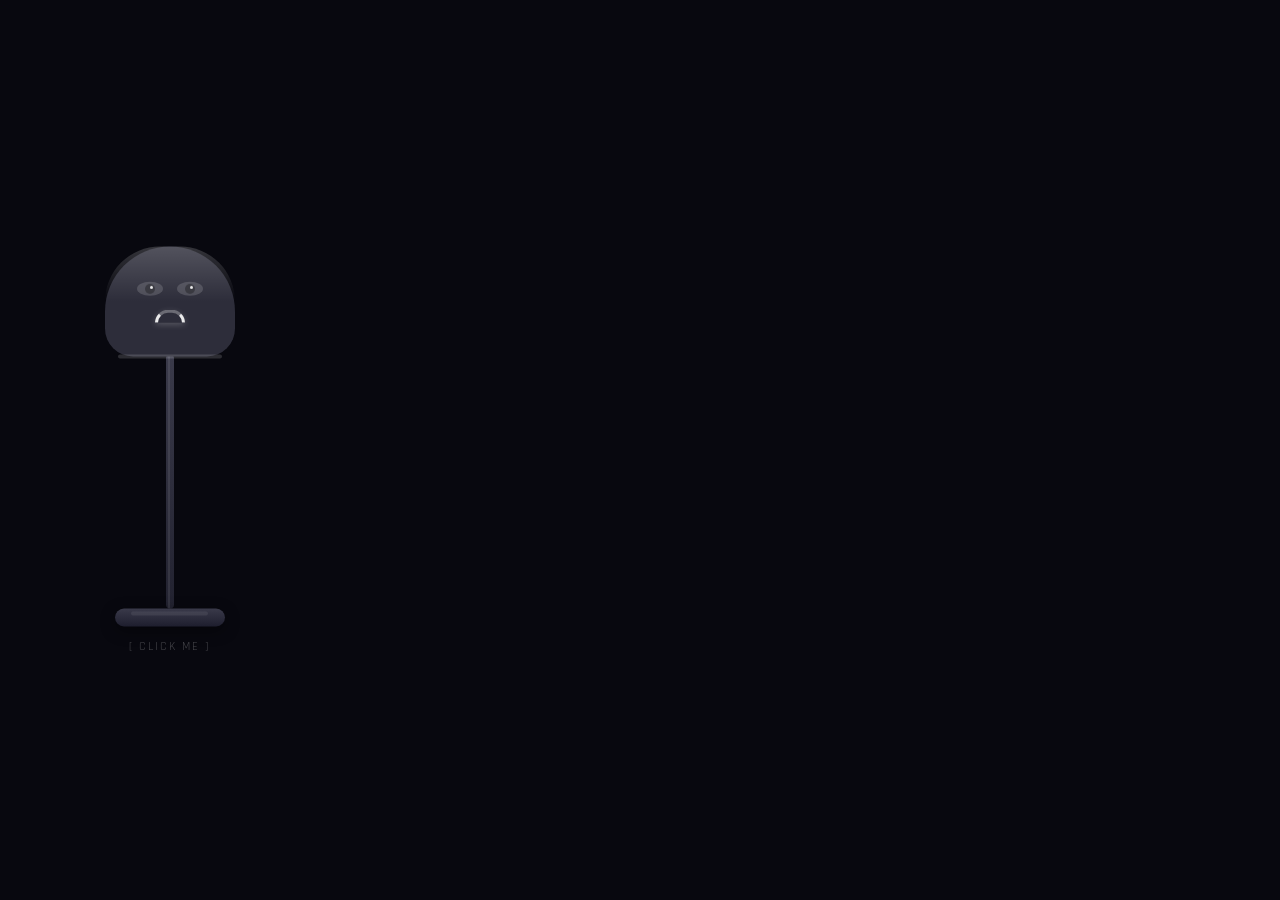
<file: Frontend/Html/User/index.html>
<!DOCTYPE html>
<html lang="vi">
<head>
    <meta charset="UTF-8">
    <meta name="viewport" content="width=device-width, initial-scale=1.0">
    <title>Code Elearning Phantom - Access System</title>
    <link rel="stylesheet" href="https://cdnjs.cloudflare.com/ajax/libs/font-awesome/6.0.0/css/all.min.css">
    <link rel="stylesheet" href="../../Css/User/style.css">
</head>
<body class="light-off">

    <!-- ===== CÂY ĐÈN PHANTOM ===== -->
    <div class="lamp-wrapper">
        <div class="lamp-container" id="lamp" onclick="toggleLight()">

            <!-- Hạt sáng bay lên -->
            <div class="particles-container">
                <div class="particle"></div>
                <div class="particle"></div>
                <div class="particle"></div>
                <div class="particle"></div>
                <div class="particle"></div>
                <div class="particle"></div>
                <div class="particle"></div>
                <div class="particle"></div>
            </div>

            <!-- Chao đèn + Mặt -->
            <div class="lamp-shade">
                <div class="lamp-face">
                    <div class="eyes-container">
                        <div class="eye eye-left">
                            <div class="pupil" id="pupil-left"></div>
                        </div>
                        <div class="eye eye-right">
                            <div class="pupil" id="pupil-right"></div>
                        </div>
                    </div>
                    <div class="mouth"></div>
                </div>
            </div>

            <!-- Thân đèn -->
            <div class="lamp-stand"></div>

            <!-- Đế đèn -->
            <div class="lamp-base"></div>
        </div>

        <!-- Ánh sáng xuống sàn -->
        <div class="lamp-glow-floor"></div>

        <!-- Gợi ý click -->
        <span class="lamp-hint">[ click me ]</span>
    </div>

    <!-- ===== GIAO DIỆN CHÍNH ===== -->
    <div class="main-interface">
        <div class="phantom-bg">
            <div class="orb orb-1"></div>
            <div class="orb orb-2"></div>
            <div class="orb orb-3"></div>

            <div class="glass-card">
                <div class="card-header">
                    <div class="logo">
                        <img src="../../images/logo_phantom.png" alt="Logo Phantom" class="brand-logo-img">
                        <span class="brand-name">Code Elearning Phantom</span>
                    </div>
                    <p id="form-title">Decrypting Knowledge</p>
                </div>

                <!-- Form Đăng Nhập -->
                <form id="login-form" class="auth-form">
                    <div class="input-group">
                        <i class="fas fa-user-circle"></i>
                        <input type="text" id="login-identifier" placeholder="Username / Email" required>
                    </div>
                    <div class="input-group">
                        <i class="fas fa-key"></i>
                        <input type="password" id="login-password" placeholder="Access Code" required>
                    </div>
                    <button type="submit" class="btn-main">Access System</button>
                    <div class="form-footer">
                        <p>New Student? <a href="#" onclick="toggleForm(); return false;">Create Identity</a></p>
                    </div>
                </form>

                <!-- Form Đăng Ký -->
                <form id="signup-form" class="auth-form hidden">
                    <div class="input-group">
                        <i class="fas fa-id-card"></i>
                        <input type="text" id="signup-fullname" placeholder="Full Name" required>
                    </div>
                    <div class="input-group">
                        <i class="fas fa-envelope"></i>
                        <input type="email" id="signup-email" placeholder="Email Address" required>
                    </div>
                    <div class="input-group">
                        <i class="fas fa-lock"></i>
                        <input type="password" id="signup-password" placeholder="Secure Password" required>
                    </div>
                    <button type="submit" class="btn-main">Begin Journey</button>
                    <div class="form-footer">
                        <p>Already a Member? <a href="#" onclick="toggleForm(); return false;">Login Now</a></p>
                    </div>
                </form>
            </div>
        </div>
    </div>

    <script>
        /* =========================================
           === BẬT / TẮT ĐÈN ===
           ========================================= */
        function toggleLight() {
            document.body.classList.toggle('light-off');
        }

        /* =========================================
           === CHUYỂN FORM ===
           ========================================= */
        function toggleForm() {
            const loginForm  = document.getElementById('login-form');
            const signupForm = document.getElementById('signup-form');
            const title      = document.getElementById('form-title');

            loginForm.classList.toggle('hidden');
            signupForm.classList.toggle('hidden');

            title.innerText = loginForm.classList.contains('hidden')
                ? "Join the Academy"
                : "Decrypting Knowledge";
        }

        /* =========================================
           === MẮT NHÌN THEO CHUỘT ===
           ========================================= */
        const lampEl     = document.getElementById('lamp');
        const pupilLeft  = document.getElementById('pupil-left');
        const pupilRight = document.getElementById('pupil-right');

        document.addEventListener('mousemove', (e) => {
            [pupilLeft, pupilRight].forEach(pupil => {
                const eye    = pupil.parentElement;
                const rect   = eye.getBoundingClientRect();
                const eyeCX  = rect.left + rect.width  / 2;
                const eyeCY  = rect.top  + rect.height / 2;
                const dx     = e.clientX - eyeCX;
                const dy     = e.clientY - eyeCY;
                const angle  = Math.atan2(dy, dx);
                const dist   = Math.min(Math.hypot(dx, dy), 5); // giới hạn bán kính
                const px     = Math.cos(angle) * dist;
                const py     = Math.sin(angle) * dist;
                pupil.style.transform = `translate(calc(-50% + ${px}px), calc(-50% + ${py}px))`;
            });
        });

        /* =========================================
           === NHẮM MẮT TỰ ĐỘNG (BLINK) ===
           ========================================= */
        function scheduleBlink() {
            const delay = 2500 + Math.random() * 3500; // 2.5 – 6 giây

            setTimeout(() => {
                lampEl.classList.add('blinking');

                setTimeout(() => {
                    lampEl.classList.remove('blinking');
                    scheduleBlink(); // lên lịch lần tiếp theo
                }, 150); // nhắm 150ms

            }, delay);
        }

        scheduleBlink();

        /* =========================================
           === API XỬ LÝ ĐĂNG NHẬP / ĐĂNG KÝ ===
           ========================================= */
        const backendUrl = 'http://localhost:5000/api/auth';

        // Đăng ký
        document.getElementById('signup-form').addEventListener('submit', async (e) => {
            e.preventDefault();
            const fullName = document.getElementById('signup-fullname').value;
            const email = document.getElementById('signup-email').value;
            const password = document.getElementById('signup-password').value;

            try {
                const response = await fetch(`${backendUrl}/register`, {
                    method: 'POST',
                    headers: { 'Content-Type': 'application/json' },
                    body: JSON.stringify({ fullName, email, password })
                });

                const data = await response.json();
                if (response.ok) {
                    alert('Đăng ký thành công! Hãy đăng nhập lại.');
                    toggleForm(); // Chuyển sang form đăng nhập
                } else {
                    alert(`Lỗi: ${data.error}`);
                }
            } catch (err) {
                console.error(err);
                alert('Lỗi kết nối đến máy chủ.');
            }
        });

        // Đăng nhập
        document.getElementById('login-form').addEventListener('submit', async (e) => {
            e.preventDefault();
            const identifier = document.getElementById('login-identifier').value;
            const password = document.getElementById('login-password').value;

            try {
                const response = await fetch(`${backendUrl}/login`, {
                    method: 'POST',
                    headers: { 'Content-Type': 'application/json' },
                    body: JSON.stringify({ identifier, password })
                });

                const data = await response.json();
                if (response.ok) {
                    alert('Đăng nhập thành công!');
                    localStorage.setItem('token', data.token);
                    localStorage.setItem('user', JSON.stringify(data.user));
                    // Chuyển hướng đến trang chủ hoặc khóa học
                    window.location.href = 'TrangChu.html';
                } else {
                    alert(`Lỗi: ${data.error}`);
                }
            } catch (err) {
                console.error(err);
                alert('Lỗi kết nối đến máy chủ.');
            }
        });
    </script>
</body>
</html>
</file>
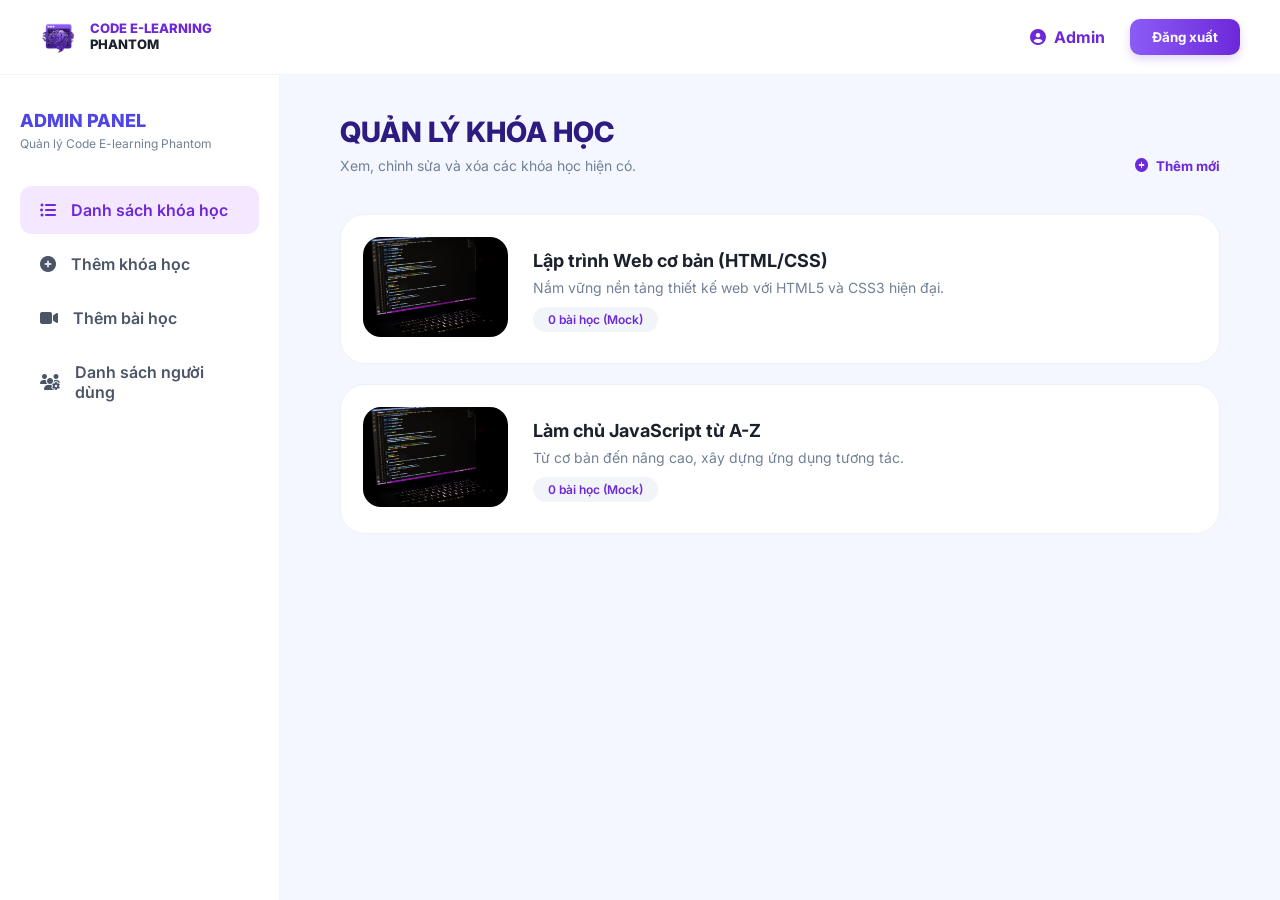
<file: Frontend/Html/Admin/AdminDS.html>
<!DOCTYPE html>
<html lang="vi">
<head>
    <meta charset="UTF-8">
    <meta name="viewport" content="width=device-width, initial-scale=1.0">
    <title>Quản lý khóa học - Phantom Admin</title>
    <link rel="stylesheet" href="https://cdnjs.cloudflare.com/ajax/libs/font-awesome/6.4.0/css/all.min.css">
    <link rel="stylesheet" href="../../Css/Admin/AdminDS.css">
</head>
<body>

    <header class="admin-header">
        <div class="header-left">
            <div class="brand-logo">
                <img src="../../images/logo_phantom.png" alt="Logo Phantom" class="logo-img">
                <div class="brand-text">
                    <span class="t-purple">CODE E-LEARNING</span>
                    <span class="t-black">PHANTOM</span>
                </div>
            </div>
        </div>
        <div class="header-right">
            <div class="user-profile">
                <i class="fa-solid fa-circle-user"></i>
                <span>Admin</span>
            </div>
            <button class="btn-logout">Đăng xuất</button>
        </div>
    </header>

    <div class="admin-layout">
        <aside class="sidebar">
            <div class="sidebar-info">
                <h2 class="panel-title">ADMIN PANEL</h2>
                <p class="panel-desc">Quản lý Code E-learning Phantom</p>
            </div>
            
            <nav class="sidebar-nav">
                <a href="#" class="nav-item active">
                    <i class="fa-solid fa-list-ul"></i>
                    <span>Danh sách khóa học</span>
                </a>
                <a href="ThemKhoaHoc.html" class="nav-item">
                    <i class="fa-solid fa-circle-plus"></i>
                    <span>Thêm khóa học</span>
                </a>
                <a href="#" class="nav-item">
                    <i class="fa-solid fa-video"></i>
                    <span>Thêm bài học</span>
                </a>
                <a href="#" class="nav-item">
                    <i class="fa-solid fa-users-gear"></i>
                    <span>Danh sách người dùng</span>
                </a>
            </nav>
        </aside>

        <main class="main-content">
            <div class="content-wrapper">
                <div class="content-header">
                    <div class="header-titles">
                        <h1 class="main-title">QUẢN LÝ KHÓA HỌC</h1>
                        <p class="sub-title">Xem, chỉnh sửa và xóa các khóa học hiện có.</p>
                    </div>
                    <button class="btn-add-shortcut">
                        <i class="fa-solid fa-circle-plus"></i> Thêm mới
                    </button>
                </div>

                <div class="course-list-container">
                    <div class="course-item-card">
                        <div class="course-thumb">
                            <img src="../../images/img_TrangChu.png" alt="HTML CSS">
                        </div>
                        <div class="course-info">
                            <h3>Lập trình Web cơ bản (HTML/CSS)</h3>
                            <p>Nắm vững nền tảng thiết kế web với HTML5 và CSS3 hiện đại.</p>
                            <span class="mock-tag">0 bài học (Mock)</span>
                        </div>
                        <div class="course-hover-actions">
                            <button class="act-btn edit-btn" title="Chỉnh sửa">
                                <i class="fa-regular fa-pen-to-square"></i>
                            </button>
                            <button class="act-btn delete-btn" title="Xóa">
                                <i class="fa-regular fa-trash-can"></i>
                            </button>
                        </div>
                    </div>

                    <div class="course-item-card">
                        <div class="course-thumb">
                            <img src="../../images/img_TrangChu.png" alt="JavaScript">
                        </div>
                        <div class="course-info">
                            <h3>Làm chủ JavaScript từ A-Z</h3>
                            <p>Từ cơ bản đến nâng cao, xây dựng ứng dụng tương tác.</p>
                            <span class="mock-tag">0 bài học (Mock)</span>
                        </div>
                        <div class="course-hover-actions">
                            <button class="act-btn edit-btn"><i class="fa-regular fa-pen-to-square"></i></button>
                            <button class="act-btn delete-btn"><i class="fa-regular fa-trash-can"></i></button>
                        </div>
                    </div>
                </div>
            </div>
        </main>
    </div>

</body>
</html>
</file>
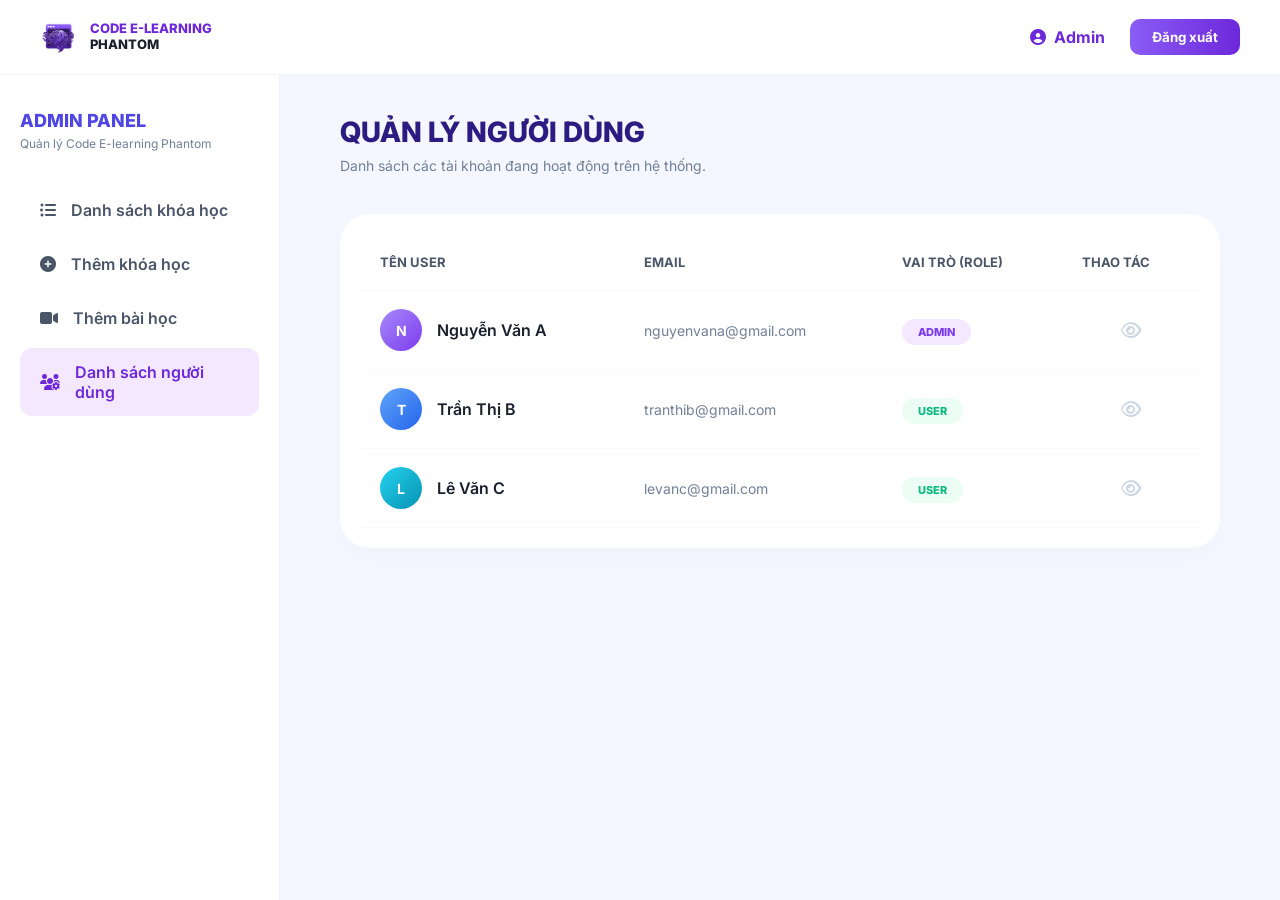
<file: Frontend/Html/Admin/AdminQLND.html>
<!DOCTYPE html>
<html lang="vi">
<head>
    <meta charset="UTF-8">
    <meta name="viewport" content="width=device-width, initial-scale=1.0">
    <title>Quản lý người dùng - Phantom Admin</title>
    <link rel="stylesheet" href="https://cdnjs.cloudflare.com/ajax/libs/font-awesome/6.4.0/css/all.min.css">
    <link rel="stylesheet" href="../../Css/Admin/AdminQLND.css">
</head>
<body>

    <header class="admin-header">
        <div class="header-left">
            <div class="brand-logo">
                <img src="../../images/logo_phantom.png" alt="Logo Phantom" class="logo-img">
                <div class="brand-text">
                    <span class="t-purple">CODE E-LEARNING</span>
                    <span class="t-black">PHANTOM</span>
                </div>
            </div>
        </div>
        <div class="header-right">
            <div class="user-profile">
                <i class="fa-solid fa-circle-user"></i>
                <span>Admin</span>
            </div>
            <button class="btn-logout">Đăng xuất</button>
        </div>
    </header>

    <div class="admin-layout">
        <aside class="sidebar">
            <div class="sidebar-info">
                <h2 class="panel-title">ADMIN PANEL</h2>
                <p class="panel-desc">Quản lý Code E-learning Phantom</p>
            </div>
            
            <nav class="sidebar-nav">
                <a href="AdminDS.html" class="nav-item">
                    <i class="fa-solid fa-list-ul"></i>
                    <span>Danh sách khóa học</span>
                </a>
                <a href="AdminThemKH.html" class="nav-item">
                    <i class="fa-solid fa-circle-plus"></i>
                    <span>Thêm khóa học</span>
                </a>
                <a href="AdminThemVD.html" class="nav-item">
                    <i class="fa-solid fa-video"></i>
                    <span>Thêm bài học</span>
                </a>
                <a href="#" class="nav-item active">
                    <i class="fa-solid fa-users-gear"></i>
                    <span>Danh sách người dùng</span>
                </a>
            </nav>
        </aside>

        <main class="main-content">
            <div class="content-wrapper">
                <div class="content-header">
                    <div class="header-titles">
                        <h1 class="main-title">QUẢN LÝ NGƯỜI DÙNG</h1>
                        <p class="sub-title">Danh sách các tài khoản đang hoạt động trên hệ thống.</p>
                    </div>
                </div>

                <div class="user-table-container">
                    <table class="user-table">
                        <thead>
                            <tr>
                                <th>TÊN USER</th>
                                <th>EMAIL</th>
                                <th>VAI TRÒ (ROLE)</th>
                                <th class="text-center">THAO TÁC</th>
                            </tr>
                        </thead>
                        <tbody>
                            <tr>
                                <td>
                                    <div class="user-info-cell">
                                        <div class="avatar av-purple">N</div>
                                        <span class="user-name">Nguyễn Văn A</span>
                                    </div>
                                </td>
                                <td class="user-email">nguyenvana@gmail.com</td>
                                <td><span class="badge badge-admin">ADMIN</span></td>
                                <td class="text-center">
                                    <button class="view-btn"><i class="fa-regular fa-eye"></i></button>
                                </td>
                            </tr>
                            <tr>
                                <td>
                                    <div class="user-info-cell">
                                        <div class="avatar av-blue">T</div>
                                        <span class="user-name">Trần Thị B</span>
                                    </div>
                                </td>
                                <td class="user-email">tranthib@gmail.com</td>
                                <td><span class="badge badge-user">USER</span></td>
                                <td class="text-center">
                                    <button class="view-btn"><i class="fa-regular fa-eye"></i></button>
                                </td>
                            </tr>
                            <tr>
                                <td>
                                    <div class="user-info-cell">
                                        <div class="avatar av-cyan">L</div>
                                        <span class="user-name">Lê Văn C</span>
                                    </div>
                                </td>
                                <td class="user-email">levanc@gmail.com</td>
                                <td><span class="badge badge-user">USER</span></td>
                                <td class="text-center">
                                    <button class="view-btn"><i class="fa-regular fa-eye"></i></button>
                                </td>
                            </tr>
                        </tbody>
                    </table>
                </div>
            </div>
        </main>
    </div>

</body>
</html>
</file>
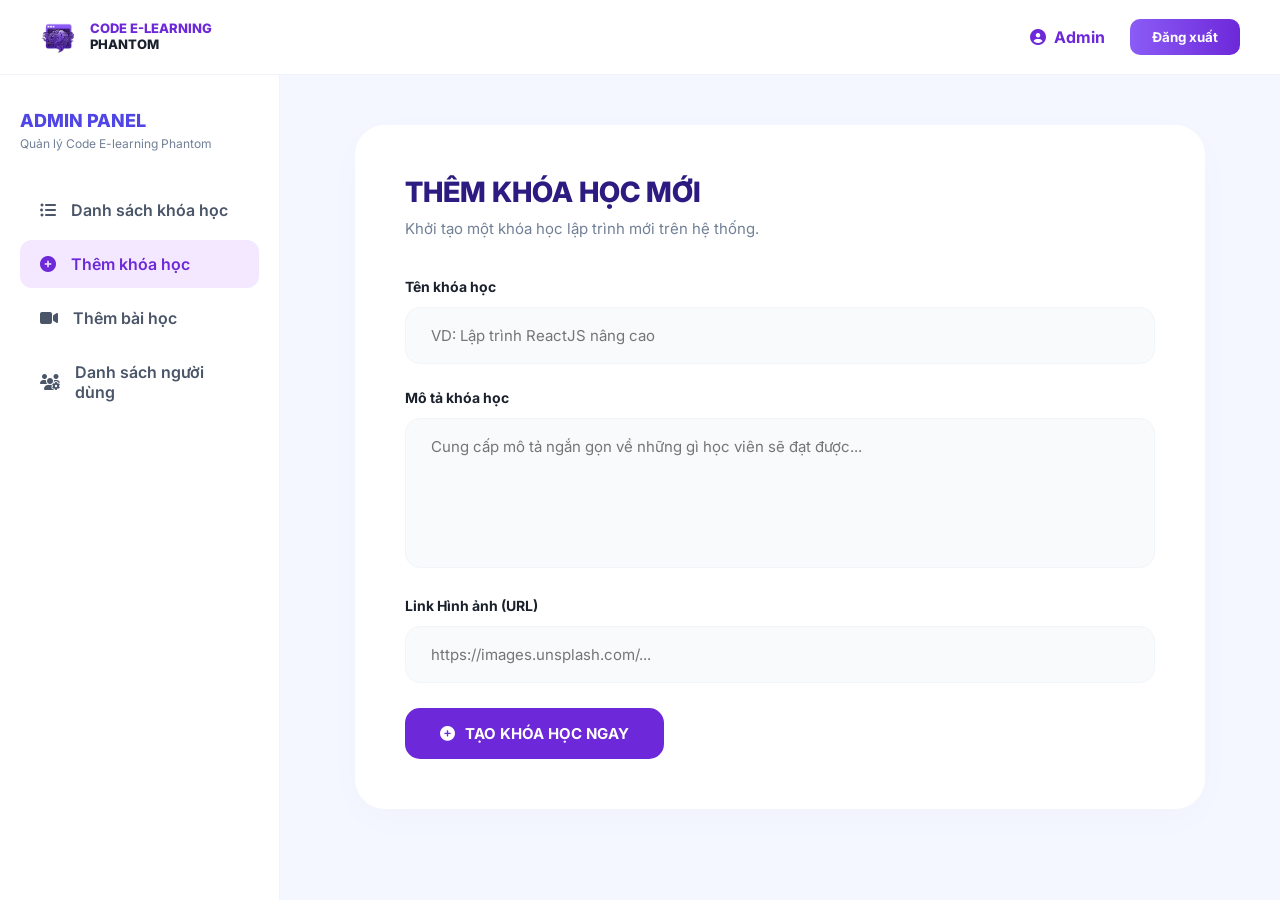
<file: Frontend/Html/Admin/AdminThemKH.html>
<!DOCTYPE html>
<html lang="vi">
<head>
    <meta charset="UTF-8">
    <meta name="viewport" content="width=device-width, initial-scale=1.0">
    <title>Thêm khóa học mới - Phantom Admin</title>
    <link rel="stylesheet" href="https://cdnjs.cloudflare.com/ajax/libs/font-awesome/6.4.0/css/all.min.css">
    <link rel="stylesheet" href="../../Css/Admin/AdminThemKH.css">
</head>
<body>

    <header class="admin-header">
        <div class="header-left">
            <div class="brand-logo">
                <img src="../../images/logo_phantom.png" alt="Logo Phantom" class="logo-img">
                <div class="brand-text">
                    <span class="t-purple">CODE E-LEARNING</span>
                    <span class="t-black">PHANTOM</span>
                </div>
            </div>
        </div>
        <div class="header-right">
            <div class="user-profile">
                <i class="fa-solid fa-circle-user"></i>
                <span>Admin</span>
            </div>
            <button class="btn-logout">Đăng xuất</button>
        </div>
    </header>

    <div class="admin-layout">
        <aside class="sidebar">
            <div class="sidebar-info">
                <h2 class="panel-title">ADMIN PANEL</h2>
                <p class="panel-desc">Quản lý Code E-learning Phantom</p>
            </div>
            
            <nav class="sidebar-nav">
                <a href="Admin.html" class="nav-item">
                    <i class="fa-solid fa-list-ul"></i>
                    <span>Danh sách khóa học</span>
                </a>
                <a href="#" class="nav-item active">
                    <i class="fa-solid fa-circle-plus"></i>
                    <span>Thêm khóa học</span>
                </a>
                <a href="#" class="nav-item">
                    <i class="fa-solid fa-video"></i>
                    <span>Thêm bài học</span>
                </a>
                <a href="#" class="nav-item">
                    <i class="fa-solid fa-users-gear"></i>
                    <span>Danh sách người dùng</span>
                </a>
            </nav>
        </aside>

        <main class="main-content">
            <div class="content-wrapper form-center">
                <div class="form-container-card">
                    <h1 class="form-title">THÊM KHÓA HỌC MỚI</h1>
                    <p class="form-subtitle">Khởi tạo một khóa học lập trình mới trên hệ thống.</p>

                    <form class="add-course-form">
                        <div class="form-group">
                            <label>Tên khóa học</label>
                            <input type="text" placeholder="VD: Lập trình ReactJS nâng cao">
                        </div>

                        <div class="form-group">
                            <label>Mô tả khóa học</label>
                            <textarea placeholder="Cung cấp mô tả ngắn gọn về những gì học viên sẽ đạt được..."></textarea>
                        </div>

                        <div class="form-group">
                            <label>Link Hình ảnh (URL)</label>
                            <input type="text" placeholder="https://images.unsplash.com/...">
                        </div>

                        <button type="submit" class="btn-submit-form">
                            <i class="fa-solid fa-circle-plus"></i> TẠO KHÓA HỌC NGAY
                        </button>
                    </form>
                </div>
            </div>
        </main>
    </div>

</body>
</html>
</file>
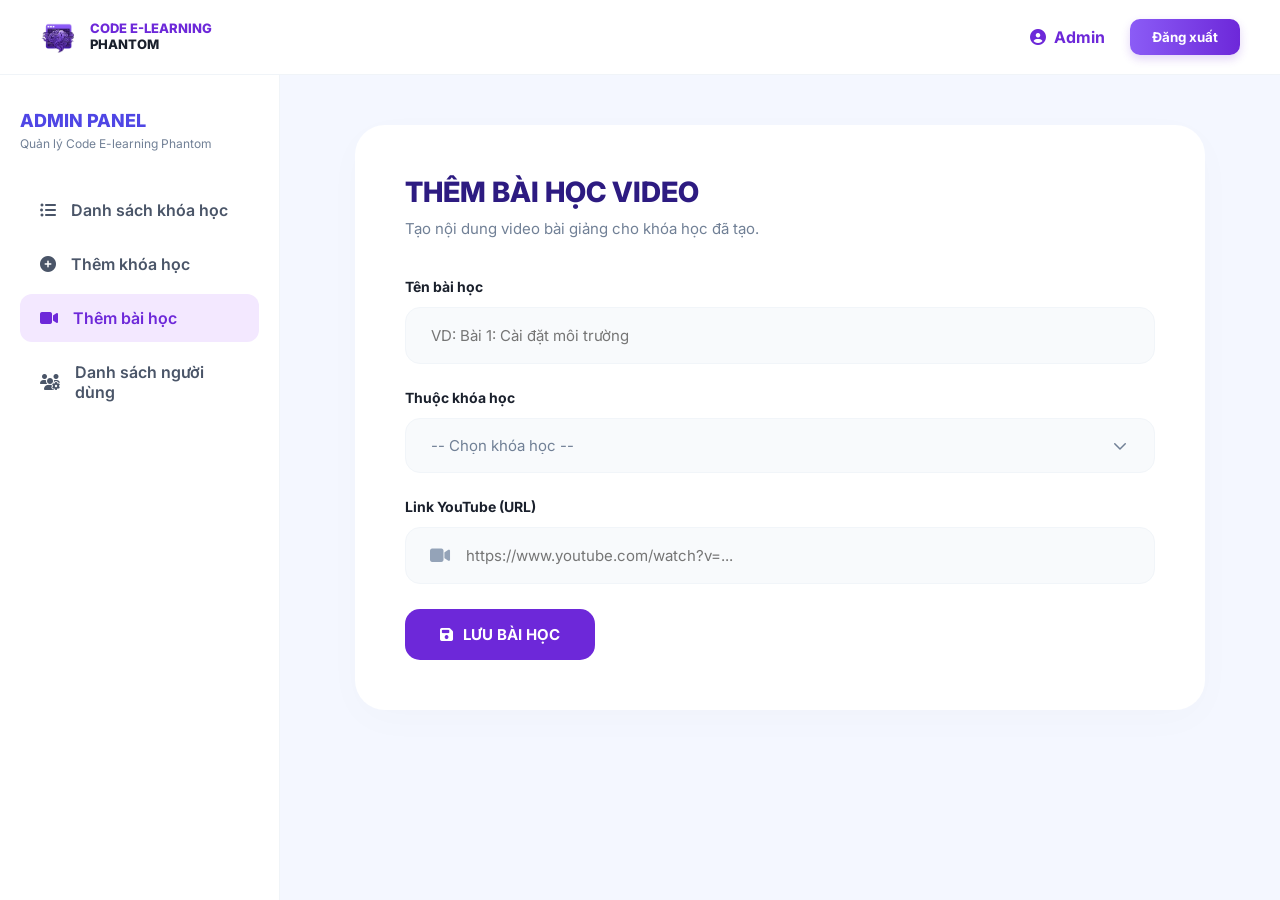
<file: Frontend/Html/Admin/AdminThemVD.html>
<!DOCTYPE html>
<html lang="vi">
<head>
    <meta charset="UTF-8">
    <meta name="viewport" content="width=device-width, initial-scale=1.0">
    <title>Thêm bài học mới - Phantom Admin</title>
    <link rel="stylesheet" href="https://cdnjs.cloudflare.com/ajax/libs/font-awesome/6.4.0/css/all.min.css">
    <link rel="stylesheet" href="../../Css/Admin/AdminThemVD.css">
</head>
<body>

    <header class="admin-header">
        <div class="header-left">
            <div class="brand-logo">
                <img src="../../images/logo_phantom.png" alt="Logo Phantom" class="logo-img">
                <div class="brand-text">
                    <span class="t-purple">CODE E-LEARNING</span>
                    <span class="t-black">PHANTOM</span>
                </div>
            </div>
        </div>
        <div class="header-right">
            <div class="user-profile">
                <i class="fa-solid fa-circle-user"></i>
                <span>Admin</span>
            </div>
            <button class="btn-logout">Đăng xuất</button>
        </div>
    </header>

    <div class="admin-layout">
        <aside class="sidebar">
            <div class="sidebar-info">
                <h2 class="panel-title">ADMIN PANEL</h2>
                <p class="panel-desc">Quản lý Code E-learning Phantom</p>
            </div>
            
            <nav class="sidebar-nav">
                <a href="Admin.html" class="nav-item">
                    <i class="fa-solid fa-list-ul"></i>
                    <span>Danh sách khóa học</span>
                </a>
                <a href="ThemKhoaHoc.html" class="nav-item">
                    <i class="fa-solid fa-circle-plus"></i>
                    <span>Thêm khóa học</span>
                </a>
                <a href="#" class="nav-item active">
                    <i class="fa-solid fa-video"></i>
                    <span>Thêm bài học</span>
                </a>
                <a href="#" class="nav-item">
                    <i class="fa-solid fa-users-gear"></i>
                    <span>Danh sách người dùng</span>
                </a>
            </nav>
        </aside>

        <main class="main-content">
            <div class="content-wrapper form-center">
                <div class="form-container-card">
                    <h1 class="form-title">THÊM BÀI HỌC VIDEO</h1>
                    <p class="form-subtitle">Tạo nội dung video bài giảng cho khóa học đã tạo.</p>

                    <form class="add-course-form">
                        <div class="form-group">
                            <label>Tên bài học</label>
                            <input type="text" placeholder="VD: Bài 1: Cài đặt môi trường">
                        </div>

                        <div class="form-group">
                            <label>Thuộc khóa học</label>
                            <select class="form-select">
                                <option value="">-- Chọn khóa học --</option>
                                <option value="1">Lập trình Web cơ bản (HTML/CSS)</option>
                                <option value="2">Làm chủ JavaScript từ A-Z</option>
                            </select>
                        </div>

                        <div class="form-group">
                            <label>Link YouTube (URL)</label>
                            <div class="input-with-icon">
                                <i class="fa-solid fa-video"></i>
                                <input type="text" placeholder="https://www.youtube.com/watch?v=...">
                            </div>
                        </div>

                        <button type="submit" class="btn-submit-form">
                            <i class="fa-solid fa-floppy-disk"></i> LƯU BÀI HỌC
                        </button>
                    </form>
                </div>
            </div>
        </main>
    </div>

</body>
</html>
</file>
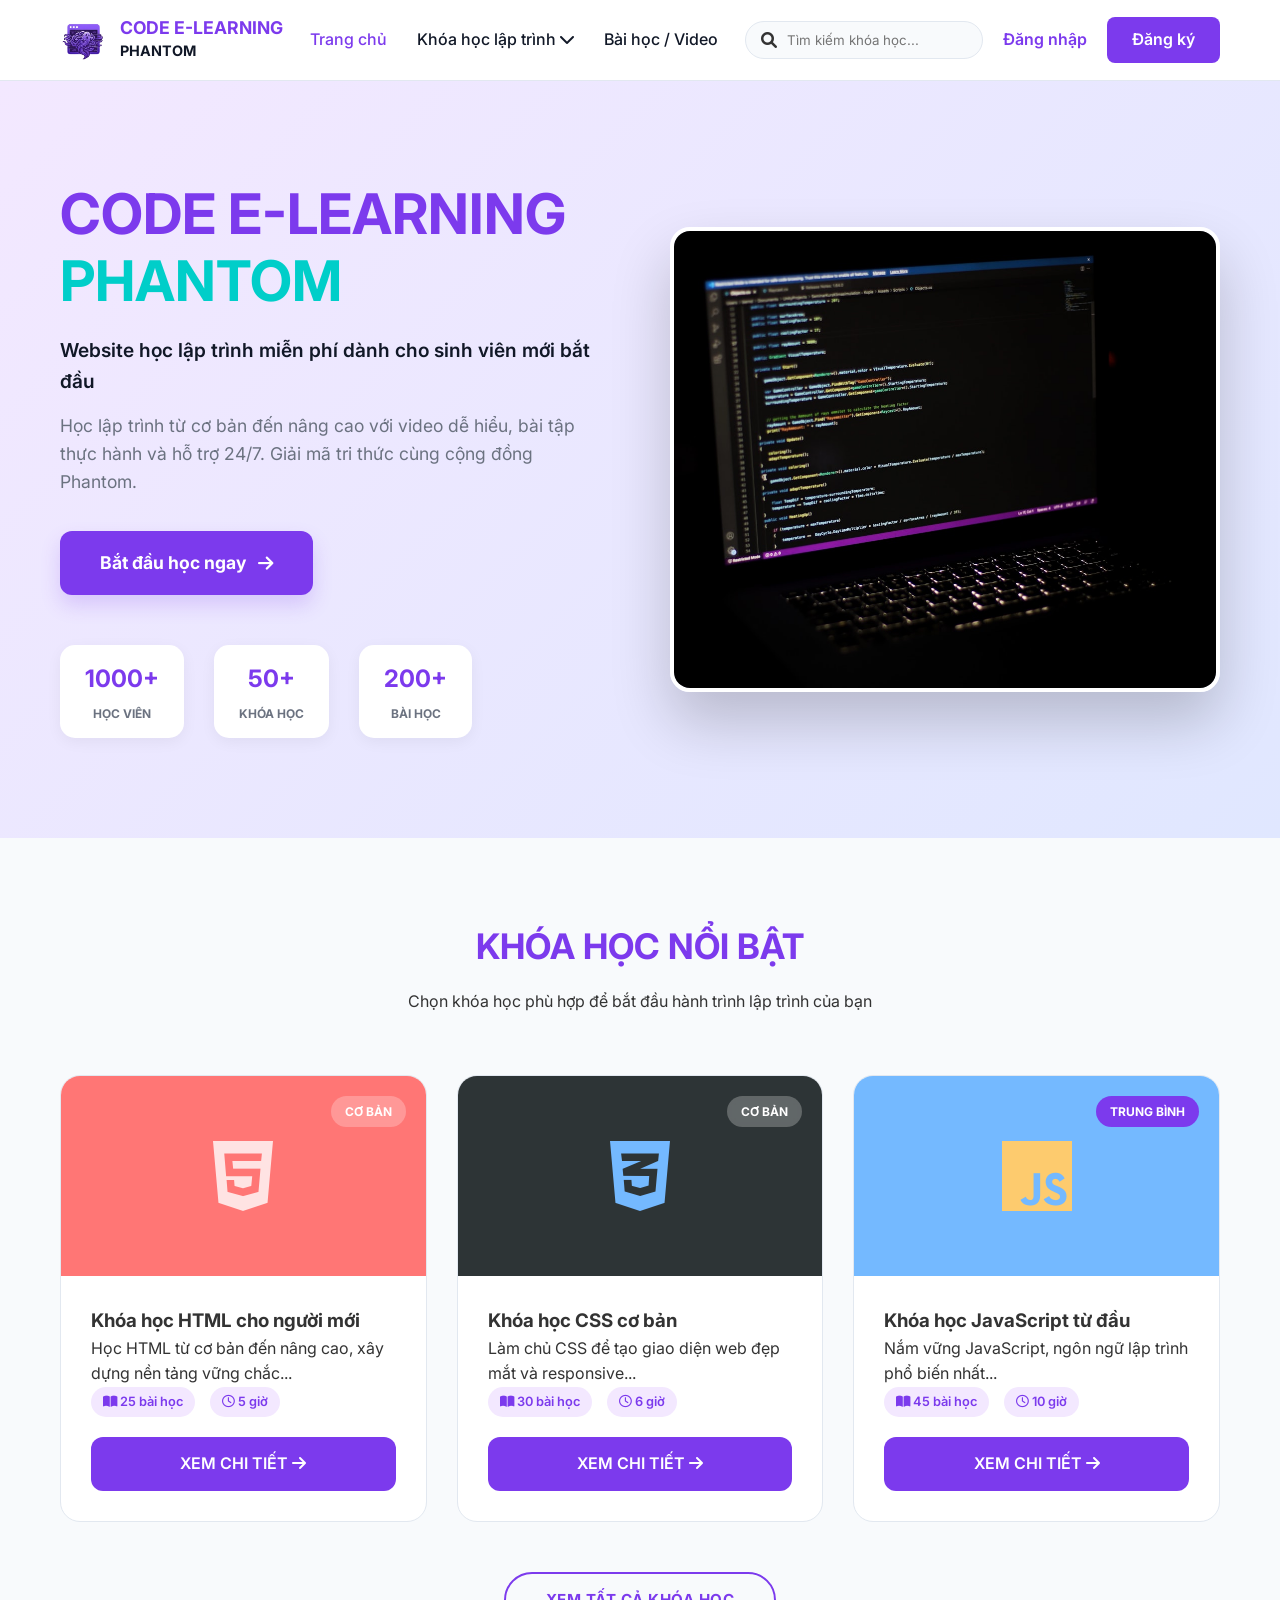
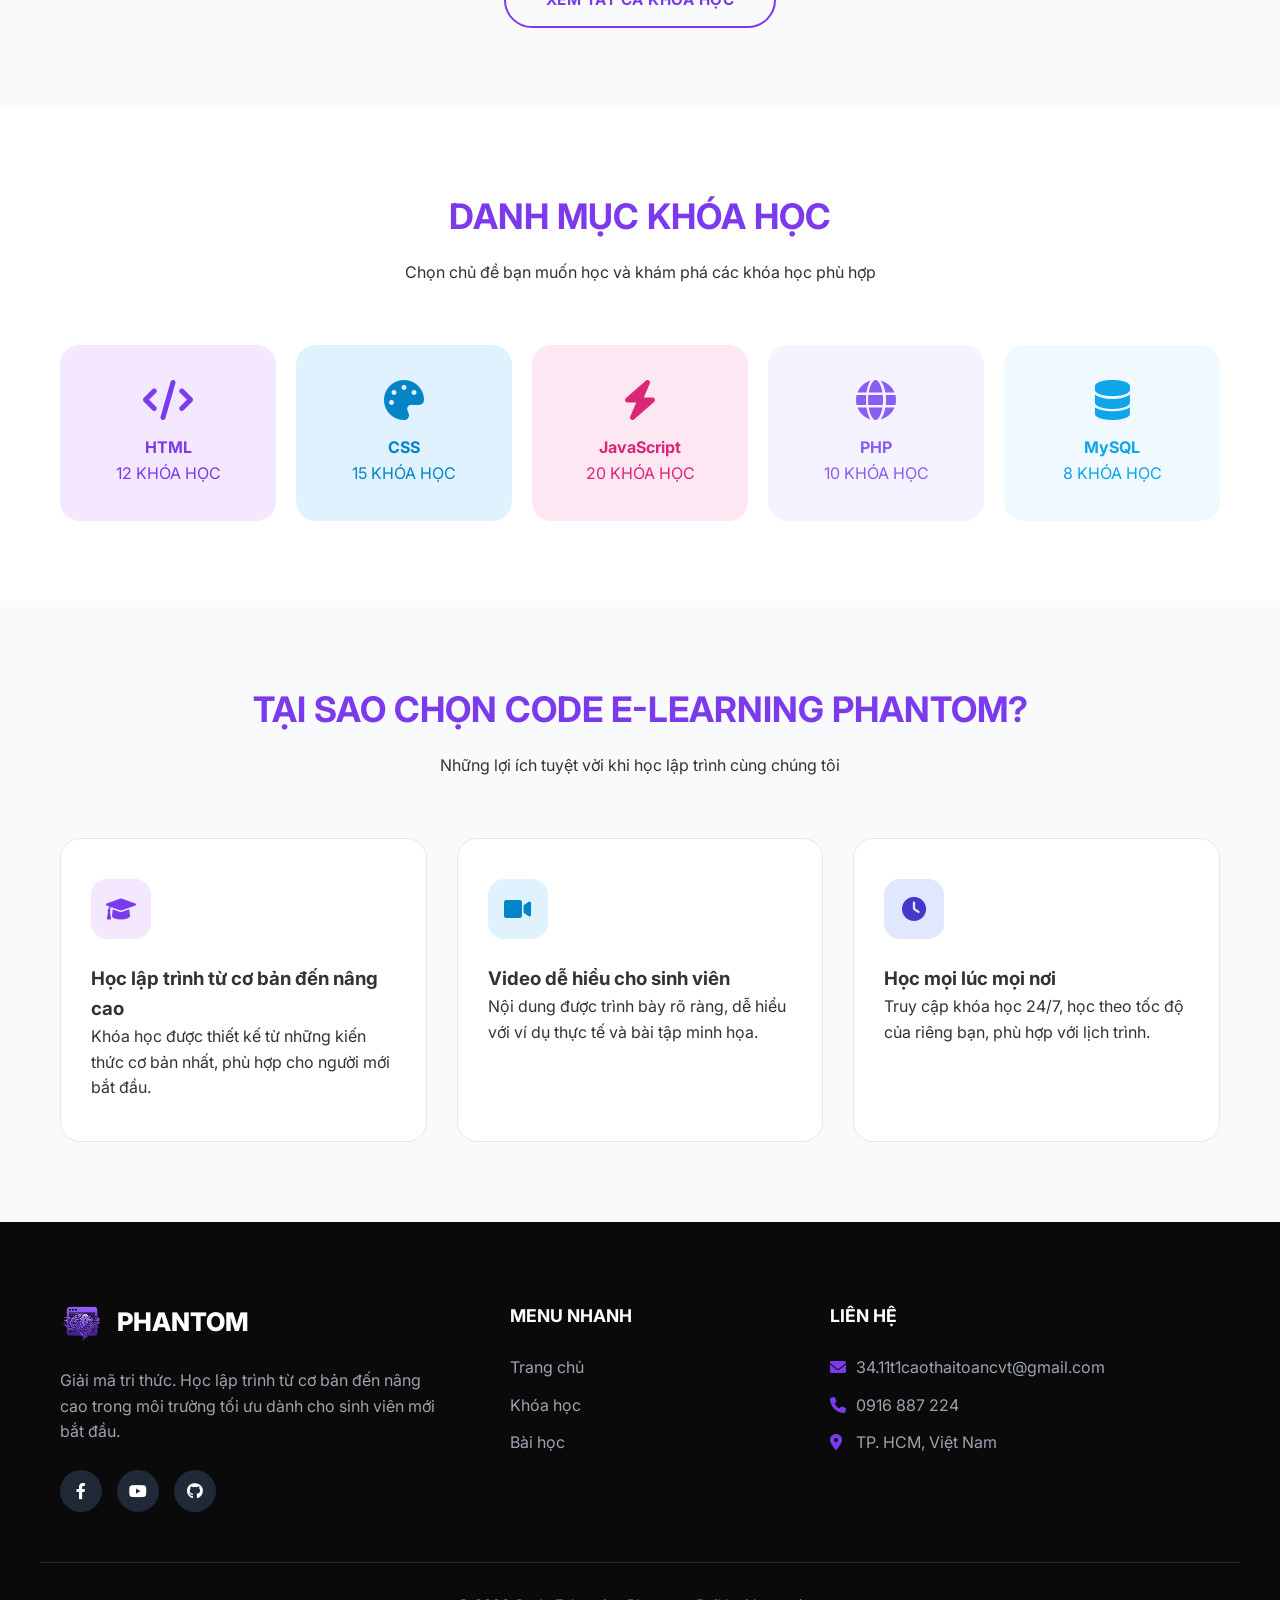
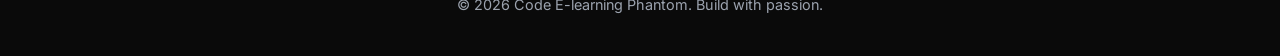
<file: Frontend/Html/User/TrangChu.html>
<!DOCTYPE html>
<html lang="vi">
<head>
    <meta charset="UTF-8">
    <meta name="viewport" content="width=device-width, initial-scale=1.0">
    <title>Code E-Learning Phantom</title>
    <link rel="stylesheet" href="https://cdnjs.cloudflare.com/ajax/libs/font-awesome/6.0.0/css/all.min.css">
    <link rel="stylesheet" href="../../Css/User/TrangChu.css">
</head>
<body>

    <header class="navbar">
        <div class="container nav-container">
            <div class="logo">
                <img src="../../images/logo_phantom.png" alt="Logo" class="logo-img">
                <div class="logo-text">
                    <strong>CODE E-LEARNING</strong>
                    <span>PHANTOM</span>
                </div>
            </div>
            <nav class="nav-links">
                <a href="#" class="active">Trang chủ</a>
                <a href="#">Khóa học lập trình <i class="fas fa-chevron-down"></i></a>
                <a href="#">Bài học / Video</a>
            </nav>
            <div class="nav-actions">
                <div class="search-box">
                    <i class="fas fa-search"></i>
                    <input type="text" placeholder="Tìm kiếm khóa học...">
                </div>
                <a href="#" class="btn-login">Đăng nhập</a>
                <a href="#" class="btn-register">Đăng ký</a>
            </div>
        </div>
    </header>

    <section class="hero-section">
        <div class="container hero-container">
            <div class="hero-content">
                <h1>CODE E-LEARNING <br><span class="highlight">PHANTOM</span></h1>
                <p class="subtitle">Website học lập trình miễn phí dành cho sinh viên mới bắt đầu</p>
                <p class="desc">Học lập trình từ cơ bản đến nâng cao với video dễ hiểu, bài tập thực hành và hỗ trợ 24/7. Giải mã tri thức cùng cộng đồng Phantom.</p>
                
                <div class="hero-buttons">
                    <a href="#" class="btn-primary">Bắt đầu học ngay <i class="fas fa-arrow-right"></i></a>
                </div>

                <div class="hero-stats">
                    <div class="stat-item">
                        <h3>1000+</h3><p>HỌC VIÊN</p>
                    </div>
                    <div class="stat-item">
                        <h3>50+</h3><p>KHÓA HỌC</p>
                    </div>
                    <div class="stat-item">
                        <h3>200+</h3><p>BÀI HỌC</p>
                    </div>
                </div>
            </div>
            <div class="hero-image">
                <img src="../../images/img_TrangChu.png" alt="Trang chủ Code Learning" class="mockup-img-content">
            </div>
        </div>
    </section>

    <section class="section light-bg">
        <div class="container">
            <div class="section-title">
                <h2>KHÓA HỌC NỔI BẬT</h2>
                <p>Chọn khóa học phù hợp để bắt đầu hành trình lập trình của bạn</p>
            </div>
            <div class="grid-3">
                <div class="card">
                    <div class="card-img" style="background: #ff7675;">
                        <span class="badge">CƠ BẢN</span>
                        <i class="fab fa-html5 card-icon"></i>
                    </div>
                    <div class="card-body">
                        <h3>Khóa học HTML cho người mới</h3>
                        <p>Học HTML từ cơ bản đến nâng cao, xây dựng nền tảng vững chắc...</p>
                        <div class="card-meta">
                            <span><i class="fas fa-book-open"></i> 25 bài học</span>
                            <span><i class="far fa-clock"></i> 5 giờ</span>
                        </div>
                        <a href="#" class="btn-block">XEM CHI TIẾT <i class="fas fa-arrow-right"></i></a>
                    </div>
                </div>
                <div class="card">
                    <div class="card-img" style="background: #2d3436;">
                        <span class="badge">CƠ BẢN</span>
                        <i class="fab fa-css3-alt card-icon" style="color: #74b9ff;"></i>
                    </div>
                    <div class="card-body">
                        <h3>Khóa học CSS cơ bản</h3>
                        <p>Làm chủ CSS để tạo giao diện web đẹp mắt và responsive...</p>
                        <div class="card-meta">
                            <span><i class="fas fa-book-open"></i> 30 bài học</span>
                            <span><i class="far fa-clock"></i> 6 giờ</span>
                        </div>
                        <a href="#" class="btn-block">XEM CHI TIẾT <i class="fas fa-arrow-right"></i></a>
                    </div>
                </div>
                <div class="card">
                    <div class="card-img" style="background: #74b9ff;">
                        <span class="badge badge-purple">TRUNG BÌNH</span>
                        <i class="fab fa-js card-icon" style="color: #fdcb6e;"></i>
                    </div>
                    <div class="card-body">
                        <h3>Khóa học JavaScript từ đầu</h3>
                        <p>Nắm vững JavaScript, ngôn ngữ lập trình phổ biến nhất...</p>
                        <div class="card-meta">
                            <span><i class="fas fa-book-open"></i> 45 bài học</span>
                            <span><i class="far fa-clock"></i> 10 giờ</span>
                        </div>
                        <a href="#" class="btn-block">XEM CHI TIẾT <i class="fas fa-arrow-right"></i></a>
                    </div>
                </div>
            </div>
            <!-- ✅ FIX: Nút "Xem tất cả" đặt đúng vị trí, ngoài grid -->
            <div class="center-btn">
                <a href="#" class="btn-outline-purple">XEM TẤT CẢ KHÓA HỌC</a>
            </div>
        </div>
    </section>

    <section class="section">
        <div class="container">
            <div class="section-title">
                <h2>DANH MỤC KHÓA HỌC</h2>
                <p>Chọn chủ đề bạn muốn học và khám phá các khóa học phù hợp</p>
            </div>
            <div class="category-grid">
                <div class="cat-card cat-purple"><i class="fas fa-code"></i><h4>HTML</h4><p>12 KHÓA HỌC</p></div>
                <div class="cat-card cat-blue"><i class="fas fa-palette"></i><h4>CSS</h4><p>15 KHÓA HỌC</p></div>
                <div class="cat-card cat-pink"><i class="fas fa-bolt"></i><h4>JavaScript</h4><p>20 KHÓA HỌC</p></div>
                <div class="cat-card cat-purple-light"><i class="fas fa-globe"></i><h4>PHP</h4><p>10 KHÓA HỌC</p></div>
                <div class="cat-card cat-blue-light"><i class="fas fa-database"></i><h4>MySQL</h4><p>8 KHÓA HỌC</p></div>
            </div>
        </div>
    </section>

    <section class="section light-bg">
        <div class="container">
            <div class="section-title">
                <h2>TẠI SAO CHỌN CODE E-LEARNING PHANTOM?</h2>
                <p>Những lợi ích tuyệt vời khi học lập trình cùng chúng tôi</p>
            </div>
            <div class="grid-3 feature-grid">
                <div class="feature-card">
                    <div class="icon-box"><i class="fas fa-graduation-cap"></i></div>
                    <h3>Học lập trình từ cơ bản đến nâng cao</h3>
                    <p>Khóa học được thiết kế từ những kiến thức cơ bản nhất, phù hợp cho người mới bắt đầu.</p>
                </div>
                <div class="feature-card">
                    <div class="icon-box icon-blue"><i class="fas fa-video"></i></div>
                    <h3>Video dễ hiểu cho sinh viên</h3>
                    <p>Nội dung được trình bày rõ ràng, dễ hiểu với ví dụ thực tế và bài tập minh họa.</p>
                </div>
                <div class="feature-card">
                    <div class="icon-box" style="background: #e0e7ff; color: #4338ca;"><i class="fas fa-clock"></i></div>
                    <h3>Học mọi lúc mọi nơi</h3>
                    <p>Truy cập khóa học 24/7, học theo tốc độ của riêng bạn, phù hợp với lịch trình.</p>
                </div>
            </div>
        </div>
    </section>

    <footer class="footer">
        <div class="container footer-grid">
            <div class="footer-col">
                <div class="footer-logo">
                    <img src="../../images/logo_phantom.png" alt="Logo" class="footer-logo-img">
                    <div class="logo-text-footer">PHANTOM</div>
                </div>
                <p>Giải mã tri thức. Học lập trình từ cơ bản đến nâng cao trong môi trường tối ưu dành cho sinh viên mới bắt đầu.</p>
                <div class="social-links">
                    <a href="#"><i class="fab fa-facebook-f"></i></a>
                    <a href="#"><i class="fab fa-youtube"></i></a>
                    <a href="#"><i class="fab fa-github"></i></a>
                </div>
            </div>
            <div class="footer-col">
                <h4>MENU NHANH</h4>
                <ul>
                    <li><a href="#">Trang chủ</a></li>
                    <li><a href="#">Khóa học</a></li>
                    <li><a href="#">Bài học</a></li>
                </ul>
            </div>
            <div class="footer-col">
                <h4>LIÊN HỆ</h4>
                <ul class="contact-info">
                    <li><i class="fas fa-envelope"></i> 34.11t1caothaitoancvt@gmail.com</li>
                    <li><i class="fas fa-phone"></i> 0916 887 224</li>
                    <li><i class="fas fa-map-marker-alt"></i> TP. HCM, Việt Nam</li>
                </ul>
            </div>
        </div>
        <div class="container footer-bottom">
            <p>&copy; 2026 Code E-learning Phantom. Build with passion.</p>
        </div>
    </footer>

</body>
</html>
</file>
<file: Frontend/Css/User/style.css>
/* =========================================
   === IMPORT FONTS ===
   ========================================= */
@import url('https://fonts.googleapis.com/css2?family=Rajdhani:wght@600;700&family=Nunito:wght@400;600;700;800&display=swap');

/* =========================================
   === RESET & BASE ===
   ========================================= */
*, *::before, *::after {
    margin: 0;
    padding: 0;
    box-sizing: border-box;
}

:root {
    --purple-light: #c084fc;
    --purple-mid:   #8b5cf6;
    --purple-dark:  #6d28d9;
    --purple-deep:  #4c1d95;
    --cyan:         #06b6d4;
    --white:        #ffffff;
    --glass-bg:     rgba(255, 255, 255, 0.75);
    --shadow-card:  0 24px 60px rgba(109, 40, 217, 0.12);
}

body {
    font-family: 'Nunito', sans-serif;
    background: #08080f;
    min-height: 100vh;
    display: flex;
    justify-content: center;
    align-items: center;
    overflow: hidden;
    color: #333;
    transition: background 0.8s cubic-bezier(0.4, 0, 0.2, 1);
}

/* =========================================
   === TRẠNG THÁI TẮT / BẬT ĐÈN ===
   ========================================= */
body.light-off {
    background: #08080f;
}
body.light-off .main-interface {
    opacity: 0;
    transform: scale(0.94) translateY(10px);
    pointer-events: none;
    filter: blur(4px);
}
body.light-off .lamp-glow-floor { opacity: 0; }
body.light-off .particles-container { opacity: 0; }
body.light-off .lamp-shade {
    background: #2d2d3a;
    box-shadow: none;
}

body:not(.light-off) {
    background: #f0f0fa;
}
body:not(.light-off) .main-interface {
    opacity: 1;
    pointer-events: auto;
    transform: scale(1) translateY(0);
    filter: blur(0);
}
body:not(.light-off) .lamp-shade {
    background: var(--purple-mid);
    box-shadow:
        0 0 30px rgba(139, 92, 246, 0.8),
        0 0 80px rgba(139, 92, 246, 0.4),
        0 0 150px rgba(139, 92, 246, 0.2);
}
body:not(.light-off) .lamp-glow-floor { opacity: 1; }
body:not(.light-off) .particles-container { opacity: 1; }

/* =========================================
   === WRAPPER ĐÈN ===
   ========================================= */
.lamp-wrapper {
    position: fixed;
    top: 50%;
    left: 7%;
    transform: translateY(-50%);
    z-index: 200;
    display: flex;
    flex-direction: column;
    align-items: center;
}

/* =========================================
   === CÂY ĐÈN CHÍNH ===
   ========================================= */
.lamp-container {
    width: 160px;
    height: 380px;
    cursor: pointer;
    position: relative;
    display: flex;
    flex-direction: column;
    align-items: center;
    animation: lamp-sway 6s ease-in-out infinite;
    transform-origin: bottom center;
}

.lamp-container:hover {
    animation: lamp-sway-fast 1.5s ease-in-out infinite;
}

/* =========================================
   === CHAO ĐÈN (SHADE) ===
   ========================================= */
.lamp-shade {
    width: 130px;
    height: 110px;
    background: #2d2d3a;
    border-radius: 65px 65px 28px 28px;
    position: relative;
    transition: background 0.5s ease, box-shadow 0.5s ease;
    flex-shrink: 0;
    overflow: visible;
    z-index: 10;
}

/* Viền sáng trên chao đèn */
.lamp-shade::before {
    content: '';
    position: absolute;
    top: 0; left: 0; right: 0;
    height: 50%;
    border-radius: 65px 65px 0 0;
    background: linear-gradient(180deg, rgba(255,255,255,0.18) 0%, transparent 100%);
    pointer-events: none;
}

/* Highlight dưới chao đèn */
.lamp-shade::after {
    content: '';
    position: absolute;
    bottom: -2px;
    left: 10%;
    width: 80%;
    height: 4px;
    background: rgba(255,255,255,0.15);
    border-radius: 2px;
    pointer-events: none;
}

/* =========================================
   === KHUÔN MẶT ĐÈN ===
   ========================================= */
.lamp-face {
    position: absolute;
    top: 50%;
    left: 50%;
    transform: translate(-50%, -48%);
    display: flex;
    flex-direction: column;
    align-items: center;
    gap: 10px;
}

/* --- MẮT --- */
.eyes-container {
    display: flex;
    flex-direction: row;
    align-items: center;
    gap: 14px;
}

.eye {
    width: 26px;
    height: 14px;
    background: #fff;
    border-radius: 50%;
    position: relative;
    overflow: hidden;
    box-shadow: 0 0 6px rgba(255,255,255,0.8);
    transition: transform 0.2s ease;
}

/* Con ngươi */
.eye .pupil {
    position: absolute;
    top: 50%;
    left: 50%;
    width: 10px;
    height: 10px;
    background: #1a1a2e;
    border-radius: 50%;
    transform: translate(-50%, -50%);
    transition: transform 0.1s ease;
    will-change: transform;
}

/* Ánh sáng trên con ngươi */
.eye .pupil::after {
    content: '';
    position: absolute;
    top: 2px; right: 2px;
    width: 3px; height: 3px;
    background: rgba(255,255,255,0.9);
    border-radius: 50%;
}

/* Nhắm mắt khi blink */
.lamp-container.blinking .eye {
    transform: scaleY(0.1);
}

/* --- MIỆNG --- */
.mouth {
    width: 30px;
    height: 13px;
    border: 3px solid rgba(255,255,255,0.9);
    border-top: none;
    border-radius: 0 0 15px 15px;
    transition: all 0.3s cubic-bezier(0.34, 1.56, 0.64, 1);
    box-shadow: 0 2px 6px rgba(255,255,255,0.2);
}

.lamp-container:hover .mouth {
    width: 36px;
    height: 18px;
    border-radius: 0 0 18px 18px;
}

/* Buồn khi đèn tắt */
body.light-off .mouth {
    border-bottom: none;
    border-top: 3px solid rgba(255,255,255,0.3);
    border-radius: 15px 15px 0 0;
    margin-top: 4px;
}

body.light-off .eye {
    background: rgba(255,255,255,0.15);
    box-shadow: none;
}
body.light-off .eye .pupil {
    background: rgba(0,0,0,0.3);
}

/* =========================================
   === CÁC HẠT SÁNG XUNG QUANH ĐÈN ===
   ========================================= */
.particles-container {
    position: absolute;
    top: -20px;
    left: 50%;
    transform: translateX(-50%);
    width: 200px;
    height: 200px;
    pointer-events: none;
    transition: opacity 0.6s ease;
}

.particle {
    position: absolute;
    border-radius: 50%;
    background: var(--purple-light);
    animation: particle-float linear infinite;
    opacity: 0;
}

.particle:nth-child(1)  { width:5px; height:5px; left:20%; animation-duration:2.8s; animation-delay:0s;    }
.particle:nth-child(2)  { width:4px; height:4px; left:75%; animation-duration:3.2s; animation-delay:0.4s;  }
.particle:nth-child(3)  { width:6px; height:6px; left:50%; animation-duration:2.5s; animation-delay:0.8s;  }
.particle:nth-child(4)  { width:3px; height:3px; left:30%; animation-duration:3.6s; animation-delay:1.2s;  }
.particle:nth-child(5)  { width:5px; height:5px; left:65%; animation-duration:2.9s; animation-delay:1.6s;  }
.particle:nth-child(6)  { width:4px; height:4px; left:10%; animation-duration:3.1s; animation-delay:2.0s;  }
.particle:nth-child(7)  { width:6px; height:6px; left:85%; animation-duration:2.7s; animation-delay:0.6s;  }
.particle:nth-child(8)  { width:3px; height:3px; left:40%; animation-duration:3.4s; animation-delay:1.0s;  }

/* =========================================
   === THANH THÂN ĐÈN ===
   ========================================= */
.lamp-stand {
    width: 8px;
    flex: 1;
    background: linear-gradient(180deg, #3a3a4a 0%, #222230 100%);
    border-radius: 4px;
    position: relative;
    margin-top: -2px;
}

.lamp-stand::after {
    content: '';
    position: absolute;
    top: 0; bottom: 0;
    left: 2px;
    width: 2px;
    background: rgba(255,255,255,0.08);
    border-radius: 1px;
}

/* =========================================
   === ĐẾ ĐÈN ===
   ========================================= */
.lamp-base {
    width: 110px;
    height: 18px;
    background: linear-gradient(180deg, #3a3a4a 0%, #1e1e2e 100%);
    border-radius: 9px;
    box-shadow: 0 4px 15px rgba(0,0,0,0.4);
    flex-shrink: 0;
    position: relative;
}

.lamp-base::before {
    content: '';
    position: absolute;
    top: 3px; left: 15%;
    width: 70%; height: 4px;
    background: rgba(255,255,255,0.07);
    border-radius: 2px;
}

/* =========================================
   === LUỒNG ÁNH SÁNG XUỐNG SÀN ===
   ========================================= */
.lamp-glow-floor {
    position: absolute;
    bottom: -60px;
    left: 50%;
    transform: translateX(-50%);
    width: 300px;
    height: 120px;
    background: radial-gradient(ellipse at top, rgba(139,92,246,0.35) 0%, transparent 70%);
    transition: opacity 0.6s ease;
    pointer-events: none;
    border-radius: 50%;
    filter: blur(10px);
}

/* =========================================
   === NÚT BẬT TẮT ĐÈN (TOOLTIP) ===
   ========================================= */
.lamp-hint {
    margin-top: 12px;
    font-family: 'Rajdhani', sans-serif;
    font-size: 0.75rem;
    letter-spacing: 2px;
    color: rgba(255,255,255,0.25);
    text-transform: uppercase;
    transition: color 0.4s ease;
    pointer-events: none;
}

body:not(.light-off) .lamp-hint {
    color: rgba(109, 40, 217, 0.5);
}

/* =========================================
   === ANIMATIONS ===
   ========================================= */

/* Đèn lắc lư */
@keyframes lamp-sway {
    0%, 100% { transform: rotate(0deg); }
    20%       { transform: rotate(1.5deg); }
    40%       { transform: rotate(-1deg); }
    60%       { transform: rotate(1deg); }
    80%       { transform: rotate(-1.5deg); }
}

@keyframes lamp-sway-fast {
    0%, 100% { transform: rotate(0deg); }
    25%       { transform: rotate(3deg); }
    75%       { transform: rotate(-3deg); }
}

/* Hạt sáng bay lên */
@keyframes particle-float {
    0%   { transform: translateY(80px) translateX(0) scale(0); opacity: 0; }
    15%  { opacity: 0.8; }
    85%  { opacity: 0.4; }
    100% { transform: translateY(-60px) translateX(20px) scale(1.2); opacity: 0; }
}

/* =========================================
   === GIAO DIỆN CHÍNH ===
   ========================================= */
.main-interface {
    width: 100%;
    height: 100vh;
    transition: all 0.7s cubic-bezier(0.4, 0, 0.2, 1);
    display: flex;
    align-items: center;
    justify-content: center;
}

.phantom-bg {
    width: 100%;
    height: 100%;
    display: flex;
    justify-content: center;
    align-items: center;
    background: radial-gradient(ellipse at 60% 40%, #ede9fe 0%, #f0f0fa 50%, #e8eaf6 100%);
    position: relative;
    overflow: hidden;
}

/* ORBs trang trí */
.orb {
    position: absolute;
    border-radius: 50%;
    filter: blur(90px);
    opacity: 0.25;
    pointer-events: none;
}
.orb-1 { width: 500px; height: 500px; background: #8b5cf6; top: -150px; left: -100px; animation: orb-drift 10s ease-in-out infinite; }
.orb-2 { width: 350px; height: 350px; background: #06b6d4; bottom: -80px; right: -60px;  animation: orb-drift 13s ease-in-out infinite reverse; }
.orb-3 { width: 200px; height: 200px; background: #f472b6; top: 60%; left: 55%; animation: orb-drift 8s ease-in-out infinite 2s; }

@keyframes orb-drift {
    0%, 100% { transform: translate(0, 0) scale(1); }
    50%       { transform: translate(30px, -20px) scale(1.05); }
}

/* =========================================
   === CARD KÍNH ===
   ========================================= */
.glass-card {
    background: var(--glass-bg);
    backdrop-filter: blur(20px) saturate(1.5);
    -webkit-backdrop-filter: blur(20px) saturate(1.5);
    border: 1px solid rgba(255, 255, 255, 0.6);
    padding: 44px 48px;
    border-radius: 32px;
    width: 460px;
    box-shadow: var(--shadow-card), inset 0 1px 0 rgba(255,255,255,0.8);
    z-index: 10;
    text-align: center;
    animation: card-in 0.6s cubic-bezier(0.34, 1.56, 0.64, 1) both;
}

@keyframes card-in {
    from { opacity: 0; transform: translateY(20px) scale(0.96); }
    to   { opacity: 1; transform: translateY(0) scale(1); }
}

/* Logo & Brand */
.brand-logo-img {
    height: 80px;
    width: auto;
    margin-bottom: 12px;
    filter: drop-shadow(0 4px 12px rgba(109,40,217,0.3));
}

.brand-name {
    display: block;
    font-family: 'Rajdhani', sans-serif;
    font-size: 1.4rem;
    font-weight: 700;
    color: var(--purple-dark);
    text-transform: uppercase;
    letter-spacing: 3px;
}

.card-header p {
    color: #94a3b8;
    font-size: 0.72rem;
    font-weight: 700;
    letter-spacing: 3px;
    text-transform: uppercase;
    margin-top: 6px;
}

/* =========================================
   === FORM ===
   ========================================= */
.auth-form {
    display: flex;
    flex-direction: column;
    gap: 18px;
    margin-top: 32px;
}

.input-group {
    position: relative;
}

.input-group i {
    position: absolute;
    left: 16px;
    top: 50%;
    transform: translateY(-50%);
    color: var(--purple-mid);
    font-size: 0.9rem;
    transition: color 0.3s;
}

.input-group input {
    width: 100%;
    padding: 15px 15px 15px 46px;
    border-radius: 14px;
    border: 1.5px solid #e2e8f0;
    outline: none;
    font-family: 'Nunito', sans-serif;
    font-size: 0.95rem;
    color: #374151;
    background: rgba(255,255,255,0.9);
    transition: all 0.3s ease;
}

.input-group input::placeholder { color: #b0bec5; }

.input-group input:focus {
    border-color: var(--purple-mid);
    box-shadow: 0 0 0 4px rgba(139, 92, 246, 0.12);
    background: #fff;
}

.input-group input:focus + i,
.input-group:focus-within i {
    color: var(--purple-dark);
}

/* =========================================
   === BUTTON ===
   ========================================= */
.btn-main {
    background: linear-gradient(135deg, var(--purple-mid) 0%, var(--purple-dark) 100%);
    color: white;
    padding: 16px;
    border: none;
    border-radius: 14px;
    font-family: 'Rajdhani', sans-serif;
    font-size: 1rem;
    font-weight: 700;
    letter-spacing: 2px;
    text-transform: uppercase;
    cursor: pointer;
    transition: all 0.3s ease;
    box-shadow: 0 4px 20px rgba(109,40,217,0.3);
    position: relative;
    overflow: hidden;
}

.btn-main::before {
    content: '';
    position: absolute;
    inset: 0;
    background: linear-gradient(135deg, rgba(255,255,255,0.15) 0%, transparent 60%);
    border-radius: inherit;
}

.btn-main:hover {
    transform: translateY(-3px);
    box-shadow: 0 8px 30px rgba(109,40,217,0.45);
}

.btn-main:active {
    transform: translateY(0);
}

/* =========================================
   === FOOTER FORM ===
   ========================================= */
.form-footer {
    margin-top: 20px;
    font-size: 0.88rem;
    color: #94a3b8;
}

.form-footer a {
    color: var(--purple-dark);
    text-decoration: none;
    font-weight: 800;
    transition: all 0.3s;
    position: relative;
}

.form-footer a::after {
    content: '';
    position: absolute;
    bottom: -2px; left: 0;
    width: 0; height: 2px;
    background: var(--purple-mid);
    transition: width 0.3s ease;
    border-radius: 1px;
}

.form-footer a:hover::after { width: 100%; }
.form-footer a:hover { color: var(--purple-mid); }

/* =========================================
   === UTILITY ===
   ========================================= */
.hidden { display: none !important; }
</file>
<file: Frontend/Css/Admin/AdminDS.css>
@import url('https://fonts.googleapis.com/css2?family=Inter:wght@400;500;600;700;800&display=swap');

:root {
    --primary: #6d28d9;
    --primary-bg: #f3e8ff;
    --text-indigo: #2d1b81; 
    --text-muted: #718096;
    --white: #ffffff;
    --bg-content: #f4f7ff; 
}

* { margin: 0; padding: 0; box-sizing: border-box; font-family: 'Inter', sans-serif; }

/* HEADER TRẮNG KÉO DÀI */
.admin-header {
    position: fixed; top: 0; left: 0; width: 100%; height: 75px;
    background: var(--white);
    display: flex; justify-content: space-between; align-items: center;
    padding: 0 40px; border-bottom: 1px solid #f0f4f8;
    z-index: 100;
}

/* PHẦN LOGO PHANTOM MỚI */
.brand-logo { display: flex; align-items: center; gap: 12px; }

.logo-img {
    width: 38px;        
    height: 38px;
    object-fit: contain;
    border-radius: 6px;
}

.brand-text .t-purple { display: block; color: var(--primary); font-size: 13px; font-weight: 800; line-height: 1.2; }
.brand-text .t-black { display: block; color: #1a202c; font-size: 13px; font-weight: 800; line-height: 1.2; }

.header-right { display: flex; align-items: center; gap: 25px; }
.user-profile { display: flex; align-items: center; gap: 8px; color: var(--primary); font-weight: 700; }
.btn-logout {
    background: linear-gradient(90deg, #8b5cf6, #6d28d9);
    color: white; border: none; padding: 10px 22px; border-radius: 10px;
    font-weight: 700; cursor: pointer; box-shadow: 0 4px 10px rgba(109, 40, 217, 0.2);
}

/* LAYOUT TỔNG THỂ */
.admin-layout { display: flex; margin-top: 75px; }

/* SIDEBAR */
.sidebar {
    width: 280px; min-height: calc(100vh - 75px);
    background: var(--white); padding: 35px 20px;
    border-right: 1px solid #f0f4f8;
    position: fixed; left: 0;
}

.panel-title { color: #4f46e5; font-size: 18px; font-weight: 800; margin-bottom: 5px; }
.panel-desc { color: var(--text-muted); font-size: 12px; margin-bottom: 35px; }

.sidebar-nav { display: flex; flex-direction: column; gap: 6px; }
.nav-item {
    display: flex; align-items: center; gap: 15px; padding: 14px 20px;
    text-decoration: none; color: #4a5568; font-weight: 600; border-radius: 12px; transition: 0.2s;
}
.nav-item.active { background: var(--primary-bg); color: var(--primary); }
.nav-item:hover:not(.active) { background: #f8fafc; color: var(--primary); }

/* VÙNG NỘI DUNG */
.main-content {
    flex: 1; margin-left: 280px;
    background-color: var(--bg-content);
    min-height: calc(100vh - 75px);
}

.content-wrapper { padding: 40px 60px; max-width: 1200px; }

.content-header { display: flex; justify-content: space-between; align-items: flex-end; margin-bottom: 40px; }
.main-title { font-size: 28px; font-weight: 800; color: var(--text-indigo); }
.sub-title { color: var(--text-muted); font-size: 14px; margin-top: 8px; }
.btn-add-shortcut { background: transparent; color: var(--primary); border: none; font-weight: 700; cursor: pointer; display: flex; align-items: center; gap: 8px; }

/* THẺ KHÓA HỌC BO GÓC 25PX */
.course-item-card {
    background: var(--white); padding: 22px; border-radius: 25px; 
    display: flex; align-items: center; gap: 25px; position: relative;
    border: 1px solid #edf2f7; transition: 0.3s; margin-bottom: 20px;
}

.course-item-card:hover { transform: translateY(-3px); box-shadow: 0 10px 30px rgba(0,0,0,0.03); }

.course-thumb img { width: 145px; height: 100px; object-fit: cover; border-radius: 18px; }
.course-info h3 { font-size: 18px; color: #1a202c; margin-bottom: 8px; }
.course-info p { color: var(--text-muted); font-size: 14px; margin-bottom: 12px; }
.mock-tag { background: #f1f5f9; color: var(--primary); padding: 5px 15px; border-radius: 50px; font-size: 12px; font-weight: 600; }

/* HIỆU ỨNG NÚT SỬA/XÓA */
.course-hover-actions {
    position: absolute; right: 30px; top: 50%; transform: translateY(-50%);
    display: flex; flex-direction: column; gap: 10px;
    opacity: 0; transition: 0.3s ease;
}

.course-item-card:hover .course-hover-actions { opacity: 1; }

.act-btn {
    width: 38px; height: 38px; border-radius: 10px; border: none;
    display: flex; align-items: center; justify-content: center;
    font-size: 18px; cursor: pointer; transition: 0.2s;
}

.edit-btn { background: #f0f7ff; color: #3b82f6; }
.edit-btn:hover { background: #3b82f6; color: white; }

.delete-btn { background: #fff5f5; color: #ef4444; }
.delete-btn:hover { background: #ef4444; color: white; }
</file>
<file: Frontend/Css/Admin/AdminQLND.css>
@import url('https://fonts.googleapis.com/css2?family=Inter:wght@400;500;600;700;800&display=swap');

:root {
    --primary: #6d28d9;
    --primary-bg: #f3e8ff;
    --text-indigo: #2d1b81; 
    --text-muted: #718096;
    --white: #ffffff;
    --bg-content: #f4f7ff; 
}

* { margin: 0; padding: 0; box-sizing: border-box; font-family: 'Inter', sans-serif; }

/* HEADER & SIDEBAR CHUNG */
.admin-header {
    position: fixed; top: 0; left: 0; width: 100%; height: 75px;
    background: var(--white); display: flex; justify-content: space-between;
    align-items: center; padding: 0 40px; border-bottom: 1px solid #f0f4f8; z-index: 100;
}
.brand-logo { display: flex; align-items: center; gap: 12px; }
.logo-img { width: 38px; height: 38px; object-fit: contain; }
.brand-text .t-purple { display: block; color: var(--primary); font-size: 13px; font-weight: 800; line-height: 1.2; }
.brand-text .t-black { display: block; color: #1a202c; font-size: 13px; font-weight: 800; line-height: 1.2; }

.header-right { display: flex; align-items: center; gap: 25px; }
.user-profile { display: flex; align-items: center; gap: 8px; color: var(--primary); font-weight: 700; }
.btn-logout {
    background: linear-gradient(90deg, #8b5cf6, #6d28d9);
    color: white; border: none; padding: 10px 22px; border-radius: 10px;
    font-weight: 700; cursor: pointer;
}

.admin-layout { display: flex; margin-top: 75px; }
.sidebar {
    width: 280px; min-height: calc(100vh - 75px);
    background: var(--white); padding: 35px 20px; border-right: 1px solid #f0f4f8;
    position: fixed; left: 0;
}
.panel-title { color: #4f46e5; font-size: 18px; font-weight: 800; margin-bottom: 5px; }
.panel-desc { color: var(--text-muted); font-size: 12px; margin-bottom: 35px; }

.sidebar-nav { display: flex; flex-direction: column; gap: 6px; }
.nav-item {
    display: flex; align-items: center; gap: 15px; padding: 14px 20px;
    text-decoration: none; color: #4a5568; font-weight: 600; border-radius: 12px; transition: 0.2s;
}
.nav-item.active { background: var(--primary-bg); color: var(--primary); }

/* VÙNG QUẢN LÝ NGƯỜI DÙNG */
.main-content {
    flex: 1; margin-left: 280px;
    background-color: var(--bg-content); min-height: calc(100vh - 75px);
}
.content-wrapper { padding: 40px 60px; max-width: 1200px; }
.main-title { font-size: 28px; font-weight: 800; color: var(--text-indigo); }
.sub-title { color: var(--text-muted); font-size: 14px; margin-top: 8px; margin-bottom: 40px; }

/* TABLE STYLE */
.user-table-container {
    background: var(--white);
    border-radius: 30px;
    padding: 20px;
    box-shadow: 0 10px 30px rgba(0,0,0,0.02);
}
.user-table { width: 100%; border-collapse: collapse; }
.user-table th {
    text-align: left; padding: 20px;
    color: #4a5568; font-size: 13px; font-weight: 700;
    border-bottom: 1px solid #f8fafc; text-transform: uppercase;
}
.user-table td { padding: 18px 20px; border-bottom: 1px solid #f8fafc; vertical-align: middle; }

/* AVATAR & INFO */
.user-info-cell { display: flex; align-items: center; gap: 15px; }
.avatar {
    width: 42px; height: 42px; border-radius: 50%;
    display: flex; align-items: center; justify-content: center;
    color: white; font-weight: 700; font-size: 14px;
}
.av-purple { background: linear-gradient(135deg, #a78bfa, #7c3aed); }
.av-blue { background: linear-gradient(135deg, #60a5fa, #2563eb); }
.av-cyan { background: linear-gradient(135deg, #22d3ee, #0891b2); }

.user-name { font-weight: 600; color: #1a202c; }
.user-email { color: var(--text-muted); font-size: 14px; }

/* BADGES */
.badge {
    padding: 6px 16px; border-radius: 50px; font-size: 11px; font-weight: 800;
}
.badge-admin { background: #f3e8ff; color: #7c3aed; }
.badge-user { background: #ecfdf5; color: #10b981; }

/* ACTIONS */
.text-center { text-align: center; }
.view-btn {
    background: transparent; border: none; color: #cbd5e0;
    font-size: 18px; cursor: pointer; transition: 0.2s;
}
.view-btn:hover { color: var(--primary); }
</file>
<file: Frontend/Css/Admin/AdminThemKH.css>
@import url('https://fonts.googleapis.com/css2?family=Inter:wght@400;500;600;700;800&display=swap');

:root {
    --primary: #6d28d9;
    --primary-bg: #f3e8ff;
    --text-indigo: #2d1b81;
    --text-muted: #718096;
    --white: #ffffff;
    --bg-content: #f4f7ff;
}

* { margin: 0; padding: 0; box-sizing: border-box; font-family: 'Inter', sans-serif; }

/* HEADER TRẮNG */
.admin-header {
    position: fixed; top: 0; left: 0; width: 100%; height: 75px;
    background: var(--white);
    display: flex; justify-content: space-between; align-items: center;
    padding: 0 40px; border-bottom: 1px solid #f0f4f8;
    z-index: 100;
}

.brand-logo { display: flex; align-items: center; gap: 12px; }
.logo-img { width: 38px; height: 38px; object-fit: contain; }
.brand-text .t-purple { display: block; color: var(--primary); font-size: 13px; font-weight: 800; line-height: 1.2; }
.brand-text .t-black { display: block; color: #1a202c; font-size: 13px; font-weight: 800; line-height: 1.2; }

.header-right { display: flex; align-items: center; gap: 25px; }
.user-profile { display: flex; align-items: center; gap: 8px; color: var(--primary); font-weight: 700; }
.btn-logout {
    background: linear-gradient(90deg, #8b5cf6, #6d28d9);
    color: white; border: none; padding: 10px 22px; border-radius: 10px;
    font-weight: 700; cursor: pointer;
}

/* LAYOUT & SIDEBAR */
.admin-layout { display: flex; margin-top: 75px; }

.sidebar {
    width: 280px; min-height: calc(100vh - 75px);
    background: var(--white); padding: 35px 20px;
    border-right: 1px solid #f0f4f8;
    position: fixed; left: 0;
}

.panel-title { color: #4f46e5; font-size: 18px; font-weight: 800; margin-bottom: 5px; }
.panel-desc { color: var(--text-muted); font-size: 12px; margin-bottom: 35px; }

.sidebar-nav { display: flex; flex-direction: column; gap: 6px; }
.nav-item {
    display: flex; align-items: center; gap: 15px; padding: 14px 20px;
    text-decoration: none; color: #4a5568; font-weight: 600; border-radius: 12px; transition: 0.2s;
}
.nav-item.active { background: var(--primary-bg); color: var(--primary); }
.nav-item:hover:not(.active) { background: #f8fafc; color: var(--primary); }

/* MAIN CONTENT & FORM */
.main-content {
    flex: 1; margin-left: 280px;
    background-color: var(--bg-content);
    min-height: calc(100vh - 75px);
}

.content-wrapper { padding: 40px 60px; max-width: 1200px; }
.form-center { display: flex; justify-content: center; align-items: flex-start; }

/* CARD BO GÓC LỚN */
.form-container-card {
    background: var(--white);
    width: 100%; max-width: 850px;
    padding: 50px; border-radius: 30px;
    box-shadow: 0 10px 40px rgba(0, 0, 0, 0.02);
    margin-top: 10px;
}

.form-title { color: var(--text-indigo); font-size: 28px; font-weight: 800; margin-bottom: 10px; }
.form-subtitle { color: var(--text-muted); font-size: 15px; margin-bottom: 40px; }

.form-group { margin-bottom: 25px; }
.form-group label { display: block; font-weight: 700; color: #1a202c; margin-bottom: 12px; font-size: 14px; }

/* INPUT & TEXTAREA */
.form-group input, 
.form-group textarea {
    width: 100%; padding: 18px 25px;
    border: 1.5px solid #f1f5f9; background: #f8fafc;
    border-radius: 15px; font-size: 15px; color: #4a5568; transition: 0.3s;
}

.form-group textarea { height: 150px; resize: none; }
.form-group input:focus, .form-group textarea:focus {
    outline: none; border-color: var(--primary); background: var(--white);
    box-shadow: 0 0 0 4px var(--primary-bg);
}

/* NÚT SUBMIT */
.btn-submit-form {
    background: var(--primary); color: white; border: none;
    padding: 16px 35px; border-radius: 15px;
    font-weight: 700; font-size: 15px; cursor: pointer;
    display: flex; align-items: center; gap: 10px; transition: 0.3s;
}

.btn-submit-form:hover { background: #5b21b6; transform: translateY(-2px); }
</file>
<file: Frontend/Css/Admin/AdminThemVD.css>
@import url('https://fonts.googleapis.com/css2?family=Inter:wght@400;500;600;700;800&display=swap');

:root {
    --primary: #6d28d9;
    --primary-bg: #f3e8ff;
    --text-indigo: #2d1b81;
    --text-muted: #718096;
    --white: #ffffff;
    --bg-content: #f4f7ff;
}

* { 
    margin: 0; 
    padding: 0; 
    box-sizing: border-box; 
    font-family: 'Inter', sans-serif; 
}

/* --- 1. HEADER (Dải trắng kéo dài) --- */
.admin-header {
    position: fixed; 
    top: 0; 
    left: 0; 
    width: 100%; 
    height: 75px;
    background: var(--white);
    display: flex; 
    justify-content: space-between; 
    align-items: center;
    padding: 0 40px; 
    border-bottom: 1px solid #f0f4f8;
    z-index: 100;
}

.brand-logo { 
    display: flex; 
    align-items: center; 
    gap: 12px; 
}

.logo-img { 
    width: 38px; 
    height: 38px; 
    object-fit: contain; 
}

.brand-text .t-purple { 
    display: block; 
    color: var(--primary); 
    font-size: 13px; 
    font-weight: 800; 
    line-height: 1.2; 
}

.brand-text .t-black { 
    display: block; 
    color: #1a202c; 
    font-size: 13px; 
    font-weight: 800; 
    line-height: 1.2; 
}

.header-right { 
    display: flex; 
    align-items: center; 
    gap: 25px; 
}

.user-profile { 
    display: flex; 
    align-items: center; 
    gap: 8px; 
    color: var(--primary); 
    font-weight: 700; 
}

.btn-logout {
    background: linear-gradient(90deg, #8b5cf6, #6d28d9);
    color: white; 
    border: none; 
    padding: 10px 22px; 
    border-radius: 10px;
    font-weight: 700; 
    cursor: pointer;
    box-shadow: 0 4px 10px rgba(109, 40, 217, 0.2);
}

/* --- 2. LAYOUT & SIDEBAR --- */
.admin-layout { 
    display: flex; 
    margin-top: 75px; 
}

.sidebar {
    width: 280px; 
    min-height: calc(100vh - 75px);
    background: var(--white); 
    padding: 35px 20px;
    border-right: 1px solid #f0f4f8;
    position: fixed; 
    left: 0;
}

.panel-title { 
    color: #4f46e5; 
    font-size: 18px; 
    font-weight: 800; 
    margin-bottom: 5px; 
}

.panel-desc { 
    color: var(--text-muted); 
    font-size: 12px; 
    margin-bottom: 35px; 
}

.sidebar-nav { 
    display: flex; 
    flex-direction: column; 
    gap: 6px; 
}

.nav-item {
    display: flex; 
    align-items: center; 
    gap: 15px; 
    padding: 14px 20px;
    text-decoration: none; 
    color: #4a5568; 
    font-weight: 600; 
    border-radius: 12px; 
    transition: 0.2s;
}

.nav-item.active { 
    background: var(--primary-bg); 
    color: var(--primary); 
}

.nav-item:hover:not(.active) { 
    background: #f8fafc; 
    color: var(--primary); 
}

/* --- 3. MAIN CONTENT AREA --- */
.main-content {
    flex: 1; 
    margin-left: 280px;
    background-color: var(--bg-content);
    min-height: calc(100vh - 75px);
}

.content-wrapper { 
    padding: 40px 60px; 
    max-width: 1200px; 
}

/* --- 4. STYLE CHO FORM (Thêm khóa học / Thêm bài học) --- */
.form-center { 
    display: flex; 
    justify-content: center; 
    align-items: flex-start; 
}

.form-container-card {
    background: var(--white);
    width: 100%; 
    max-width: 850px;
    padding: 50px; 
    border-radius: 30px; /* Bo góc lớn chuẩn UI */
    box-shadow: 0 10px 40px rgba(0, 0, 0, 0.02);
    margin-top: 10px;
}

.form-title { 
    color: var(--text-indigo); 
    font-size: 28px; 
    font-weight: 800; 
    margin-bottom: 10px; 
}

.form-subtitle { 
    color: var(--text-muted); 
    font-size: 15px; 
    margin-bottom: 40px; 
}

.form-group { 
    margin-bottom: 25px; 
}

.form-group label { 
    display: block; 
    font-weight: 700; 
    color: #1a202c; 
    margin-bottom: 12px; 
    font-size: 14px; 
}

/* Input, Textarea và Select */
.form-group input, 
.form-group textarea,
.form-select {
    width: 100%; 
    padding: 18px 25px;
    border: 1.5px solid #f1f5f9; 
    background: #f8fafc;
    border-radius: 15px; 
    font-size: 15px; 
    color: #4a5568; 
    transition: 0.3s;
}

.form-group textarea { 
    height: 150px; 
    resize: none; 
}

.form-group input:focus, 
.form-group textarea:focus,
.form-select:focus {
    outline: none; 
    border-color: var(--primary); 
    background: var(--white);
    box-shadow: 0 0 0 4px var(--primary-bg);
}

/* Đặc thù cho ô Select bài học */
.form-select {
    cursor: pointer;
    appearance: none;
    background-image: url("data:image/svg+xml,%3Csvg xmlns='http://www.w3.org/2000/svg' fill='none' viewBox='0 0 24 24' stroke='%23718096'%3E%3Cpath stroke-linecap='round' stroke-linejoin='round' stroke-width='2' d='M19 9l-7 7-7-7'/%3E%3C/svg%3E");
    background-repeat: no-repeat;
    background-position: right 25px center;
    background-size: 18px;
    color: #718096;
}

/* Ô nhập có Icon (Dùng cho Link YouTube) */
.input-with-icon {
    position: relative;
    display: flex;
    align-items: center;
}

.input-with-icon i {
    position: absolute;
    left: 25px;
    color: #94a3b8;
    font-size: 18px;
}

.input-with-icon input {
    padding-left: 60px !important;
}

/* Nút Submit Form */
.btn-submit-form {
    background: var(--primary); 
    color: white; 
    border: none;
    padding: 16px 35px; 
    border-radius: 15px;
    font-weight: 700; 
    font-size: 15px; 
    cursor: pointer;
    display: flex; 
    align-items: center; 
    gap: 10px; 
    transition: 0.3s;
}

.btn-submit-form:hover { 
    background: #5b21b6; 
    transform: translateY(-2px); 
    box-shadow: 0 8px 20px rgba(109, 40, 217, 0.3);
}

/* --- 5. STYLE CHO DANH SÁCH KHÓA HỌC --- */
.course-list-container { 
    display: flex; 
    flex-direction: column; 
    gap: 20px; 
}

.course-item-card {
    background: var(--white); 
    padding: 22px; 
    border-radius: 25px; 
    display: flex; 
    align-items: center; 
    gap: 25px; 
    position: relative;
    border: 1px solid #edf2f7; 
    transition: 0.3s;
}

.course-thumb img { 
    width: 145px; 
    height: 100px; 
    object-fit: cover; 
    border-radius: 18px; 
}

.course-info h3 { 
    font-size: 18px; 
    color: #1a202c; 
    margin-bottom: 8px; 
}

.mock-tag { 
    background: #f1f5f9; 
    color: var(--primary); 
    padding: 5px 15px; 
    border-radius: 50px; 
    font-size: 12px; 
    font-weight: 600; 
}

.course-hover-actions {
    position: absolute; 
    right: 30px; 
    top: 50%; 
    transform: translateY(-50%);
    display: flex; 
    flex-direction: column; 
    gap: 10px;
    opacity: 0; 
    transition: 0.3s ease;
}

.course-item-card:hover .course-hover-actions { 
    opacity: 1; 
}

.act-btn {
    width: 38px; 
    height: 38px; 
    border-radius: 10px; 
    border: none;
    display: flex; 
    align-items: center; 
    justify-content: center;
    font-size: 18px; 
    cursor: pointer;
}

.edit-btn { background: #f0f7ff; color: #3b82f6; }
.delete-btn { background: #fff5f5; color: #ef4444; }
</file>
<file: Frontend/Css/User/TrangChu.css>
@import url('https://fonts.googleapis.com/css2?family=Inter:wght@400;500;600;700;800&display=swap');

:root {
    --primary: #7c3aed;
    --primary-hover: #6d28d9;
    --dark: #111827;
    --gray: #6b7280;
    --light-bg: #f8fafc;
    --white: #ffffff;
    --border: #e2e8f0;
}

* { 
    margin: 0; 
    padding: 0; 
    box-sizing: border-box; 
    font-family: 'Inter', sans-serif; 
}

body { 
    color: #333; 
    line-height: 1.6; 
    background: var(--white); 
    overflow-x: hidden;
}

a { text-decoration: none; transition: 0.3s; }
.container { max-width: 1200px; margin: 0 auto; padding: 0 20px; }
.section { padding: 80px 0; }
.light-bg { background: var(--light-bg); }

/* --- HEADER & NAVBAR --- */
.navbar { 
    background: var(--white); 
    border-bottom: 1px solid var(--border); 
    position: sticky; 
    top: 0; 
    z-index: 100; 
}

.nav-container { 
    display: flex; 
    justify-content: space-between; 
    align-items: center; 
    height: 80px; 
}

.logo { display: flex; align-items: center; gap: 12px; }
.logo-img { height: 40px; width: auto; display: block; }
.logo-text strong { display: block; color: var(--primary); font-size: 1.1rem; line-height: 1.2; }
.logo-text span { font-size: 0.9rem; color: var(--dark); font-weight: 700; }

.nav-links { display: flex; gap: 30px; }
.nav-links a { color: var(--dark); font-weight: 500; }
.nav-links a.active, .nav-links a:hover { color: var(--primary); }

.nav-actions { display: flex; align-items: center; gap: 20px; }
.search-box { 
    background: var(--light-bg); 
    padding: 10px 15px; 
    border-radius: 20px; 
    display: flex; 
    align-items: center; 
    border: 1px solid var(--border); 
}

.search-box input { 
    border: none; 
    background: transparent; 
    outline: none; 
    margin-left: 10px; 
    width: 180px; 
}

.btn-login { color: var(--primary); font-weight: 600; }
.btn-register { 
    background: var(--primary); 
    color: var(--white); 
    padding: 10px 25px; 
    border-radius: 8px; 
    font-weight: 600; 
}
.btn-register:hover { background: var(--primary-hover); }

/* --- HERO SECTION --- */
.hero-section { 
    background: linear-gradient(135deg, #f3e8ff 0%, #e0e7ff 100%); 
    padding: 100px 0; 
}

.hero-container { 
    display: flex; 
    align-items: center; 
    justify-content: space-between; 
    gap: 50px; 
}

.hero-content { flex: 1; }
.hero-content h1 { font-size: 3.5rem; color: var(--primary); line-height: 1.2; margin-bottom: 20px; }
.hero-content .highlight { color: #00cec9; }
.subtitle { font-size: 1.2rem; font-weight: 600; color: var(--dark); margin-bottom: 15px; }
.desc { color: var(--gray); margin-bottom: 35px; font-size: 1.1rem; max-width: 550px; }

.hero-buttons { display: flex; gap: 20px; }
.btn-primary { 
    background: var(--primary); 
    color: var(--white); 
    padding: 18px 40px; 
    border-radius: 12px; 
    font-weight: 700; 
    font-size: 1.1rem; 
    display: inline-flex; 
    align-items: center; 
    gap: 12px; 
    box-shadow: 0 10px 20px rgba(124, 58, 237, 0.2);
}
.btn-primary:hover { background: var(--primary-hover); transform: translateY(-3px); }

.hero-stats { display: flex; gap: 30px; margin-top: 50px; }
.stat-item { 
    background: var(--white); 
    padding: 15px 25px; 
    border-radius: 15px; 
    text-align: center; 
    box-shadow: 0 4px 15px rgba(0,0,0,0.05); 
}
.stat-item h3 { color: var(--primary); font-size: 1.5rem; }
.stat-item p { font-size: 0.75rem; color: var(--gray); font-weight: 700; margin-top: 5px; }

/* ✅ PHẦN CẬP NHẬT: Xử lý hình ảnh Mockup */
.hero-image { flex: 1; display: flex; justify-content: flex-end; }

.mockup-img-content { 
    width: 100%; 
    max-width: 550px; 
    height: auto; 
    border-radius: 20px; 
    box-shadow: 0 30px 60px rgba(0,0,0,0.2); 
    object-fit: cover;
    border: 4px solid #fff; /* Tạo viền trắng cho ảnh giống khung hình */
}

/* --- CARDS & GRIDS --- */
.section-title { text-align: center; margin-bottom: 60px; }
.section-title h2 { font-size: 2.2rem; color: var(--primary); margin-bottom: 15px; text-transform: uppercase; }
.grid-3 { display: grid; grid-template-columns: repeat(3, 1fr); gap: 30px; }

.card { 
    background: var(--white); 
    border-radius: 20px; 
    overflow: hidden; 
    border: 1px solid var(--border); 
    transition: 0.4s; 
}
.card:hover { transform: translateY(-12px); box-shadow: 0 20px 40px rgba(0,0,0,0.08); border-color: var(--primary); }
.card-img { height: 200px; display: flex; align-items: center; justify-content: center; position: relative; }
.card-icon { font-size: 5rem; color: rgba(255,255,255,0.8); }
.badge { 
    position: absolute; 
    top: 20px; 
    right: 20px; 
    background: rgba(255,255,255,0.25); 
    color: #fff; 
    padding: 6px 14px; 
    border-radius: 20px; 
    font-size: 0.75rem; 
    font-weight: 700; 
    backdrop-filter: blur(4px); 
}
.badge-purple { background: var(--primary); }

.card-body { padding: 30px; }
.card-meta { display: flex; gap: 15px; margin-bottom: 20px; }
.card-meta span { 
    background: #f3e8ff; 
    color: var(--primary); 
    padding: 5px 12px; 
    border-radius: 20px; 
    font-size: 0.8rem; 
    font-weight: 600; 
}
.btn-block { 
    display: block; 
    text-align: center; 
    background: var(--primary); 
    color: #fff; 
    padding: 14px; 
    border-radius: 12px; 
    font-weight: 600; 
}
.btn-block:hover { background: var(--primary-hover); }

.center-btn {
    display: flex;
    justify-content: center;
    margin-top: 50px;
}

.btn-outline-purple {
    display: inline-block;
    border: 2px solid var(--primary);
    color: var(--primary);
    background: transparent;
    padding: 14px 40px;
    border-radius: 50px;
    font-weight: 700;
    font-size: 0.95rem;
    letter-spacing: 0.5px;
    transition: 0.3s;
}

.btn-outline-purple:hover {
    background: var(--primary);
    color: var(--white);
    transform: translateY(-3px);
    box-shadow: 0 10px 20px rgba(124, 58, 237, 0.2);
}

/* --- CATEGORIES --- */
.category-grid { display: grid; grid-template-columns: repeat(5, 1fr); gap: 20px; }
.cat-card { padding: 35px 15px; border-radius: 20px; text-align: center; transition: 0.3s; cursor: pointer; }
.cat-card:hover { transform: translateY(-8px); }
.cat-card i { font-size: 2.5rem; margin-bottom: 15px; }
.cat-purple { background: #f3e8ff; color: var(--primary); }
.cat-blue { background: #e0f2fe; color: #0284c7; }
.cat-pink { background: #fce7f3; color: #db2777; }
.cat-purple-light { background: #f5f3ff; color: #8b5cf6; }
.cat-blue-light { background: #f0f9ff; color: #0ea5e9; }

/* --- FEATURES --- */
.feature-card { background: var(--white); padding: 40px 30px; border-radius: 20px; border: 1px solid var(--border); }
.icon-box { 
    width: 60px; height: 60px; border-radius: 16px; 
    display: flex; align-items: center; justify-content: center; 
    font-size: 1.5rem; margin-bottom: 25px; 
    background: #f3e8ff; color: var(--primary); 
}
.icon-blue { background: #e0f2fe; color: #0284c7; }

/* --- FOOTER --- */
.footer { background: #0a0a0a; color: #9ca3af; padding: 80px 0 40px; }

.footer-grid {
    display: grid;
    grid-template-columns: 1.5fr 1fr 1.5fr;
    gap: 60px;
    margin-bottom: 50px;
}

.footer-logo { display: flex; align-items: center; gap: 12px; margin-bottom: 25px; }
.footer-logo-img { height: 38px; width: auto; }
.logo-text-footer { font-size: 1.6rem; color: #fff; font-weight: 800; }
.social-links { display: flex; gap: 15px; margin-top: 25px; }
.social-links a { 
    width: 42px; height: 42px; background: #1f2937; 
    border-radius: 50%; display: flex; align-items: center; 
    justify-content: center; color: #fff; 
}
.social-links a:hover { background: var(--primary); transform: translateY(-3px); }
.footer-col h4 { color: #fff; margin-bottom: 25px; font-size: 1.1rem; }
.footer-col ul { list-style: none; }
.footer-col ul li { margin-bottom: 12px; }
.footer-col ul li a { color: #9ca3af; }
.footer-col ul li a:hover { color: #fff; }
.contact-info li { display: flex; align-items: flex-start; gap: 10px; }
.contact-info li i { margin-top: 4px; min-width: 16px; color: var(--primary); }
.footer-bottom { border-top: 1px solid #1f2937; padding-top: 30px; text-align: center; font-size: 0.9rem; }
</file>
